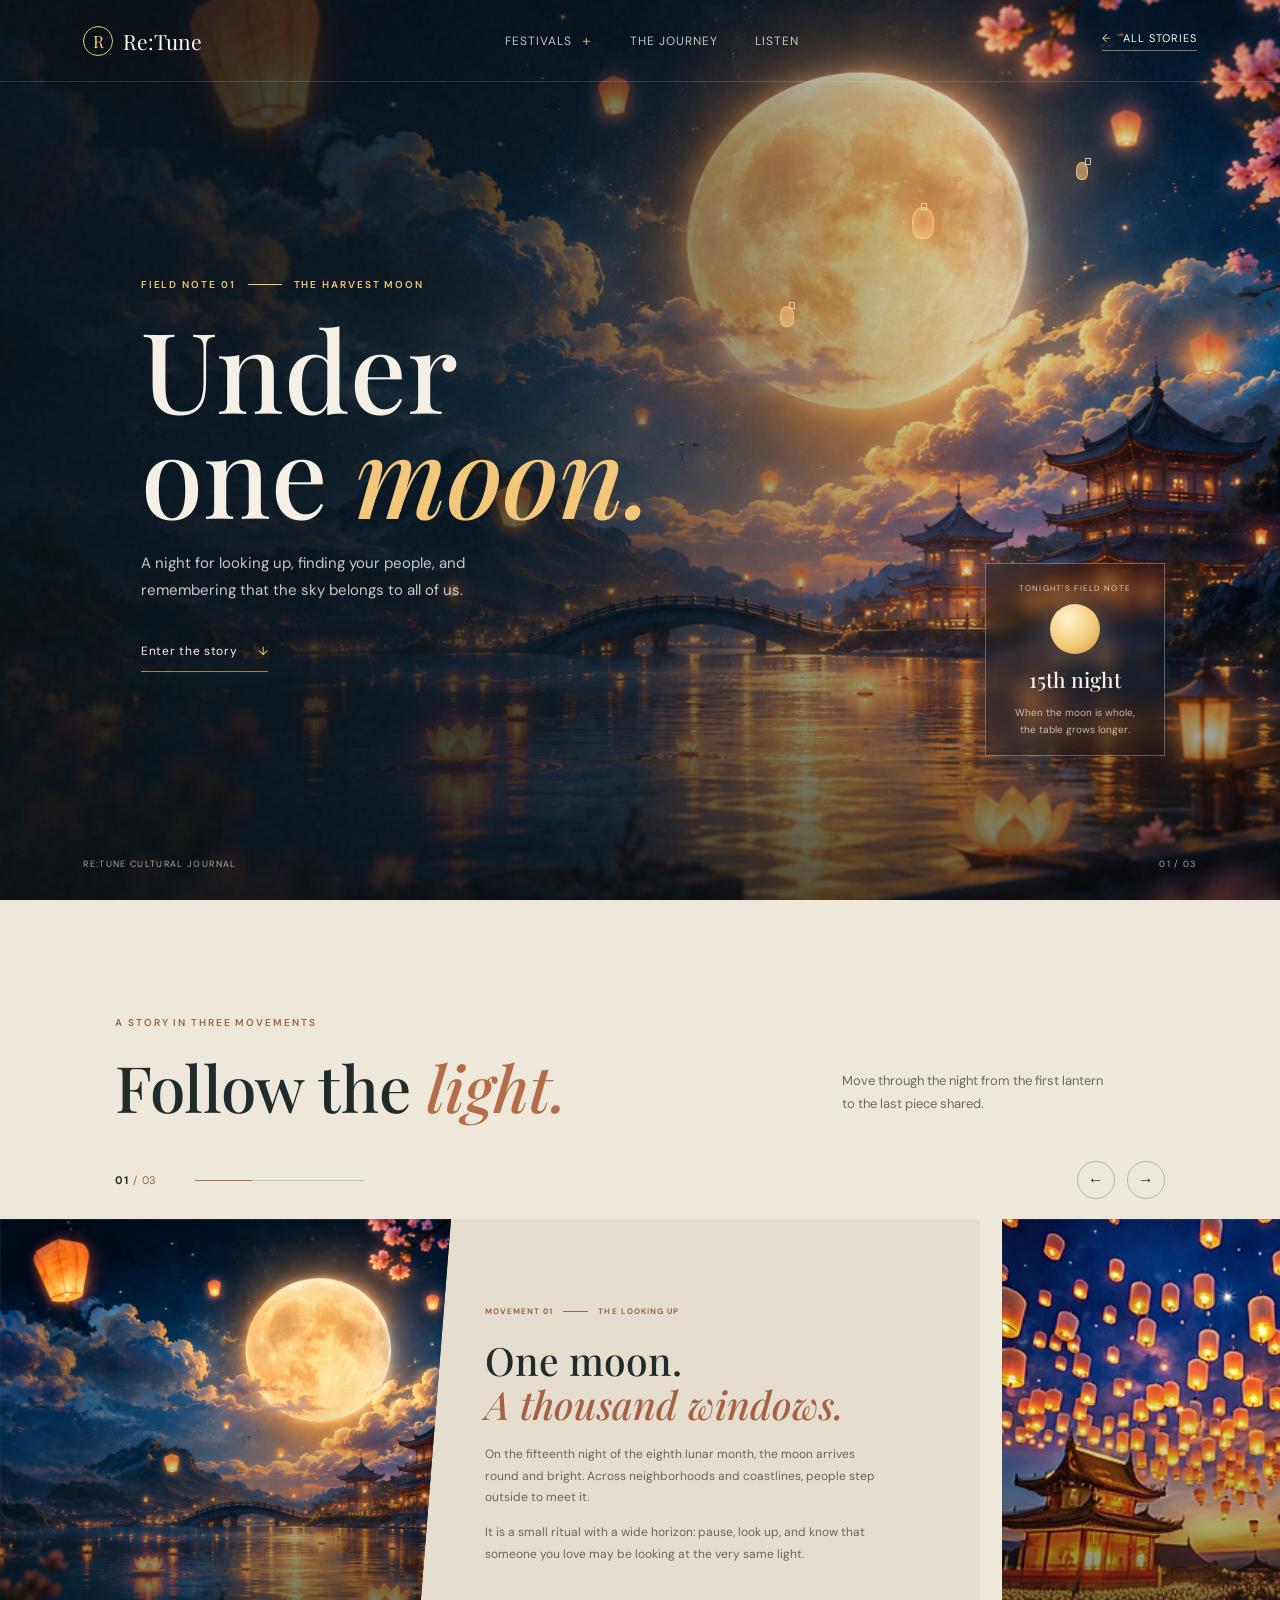
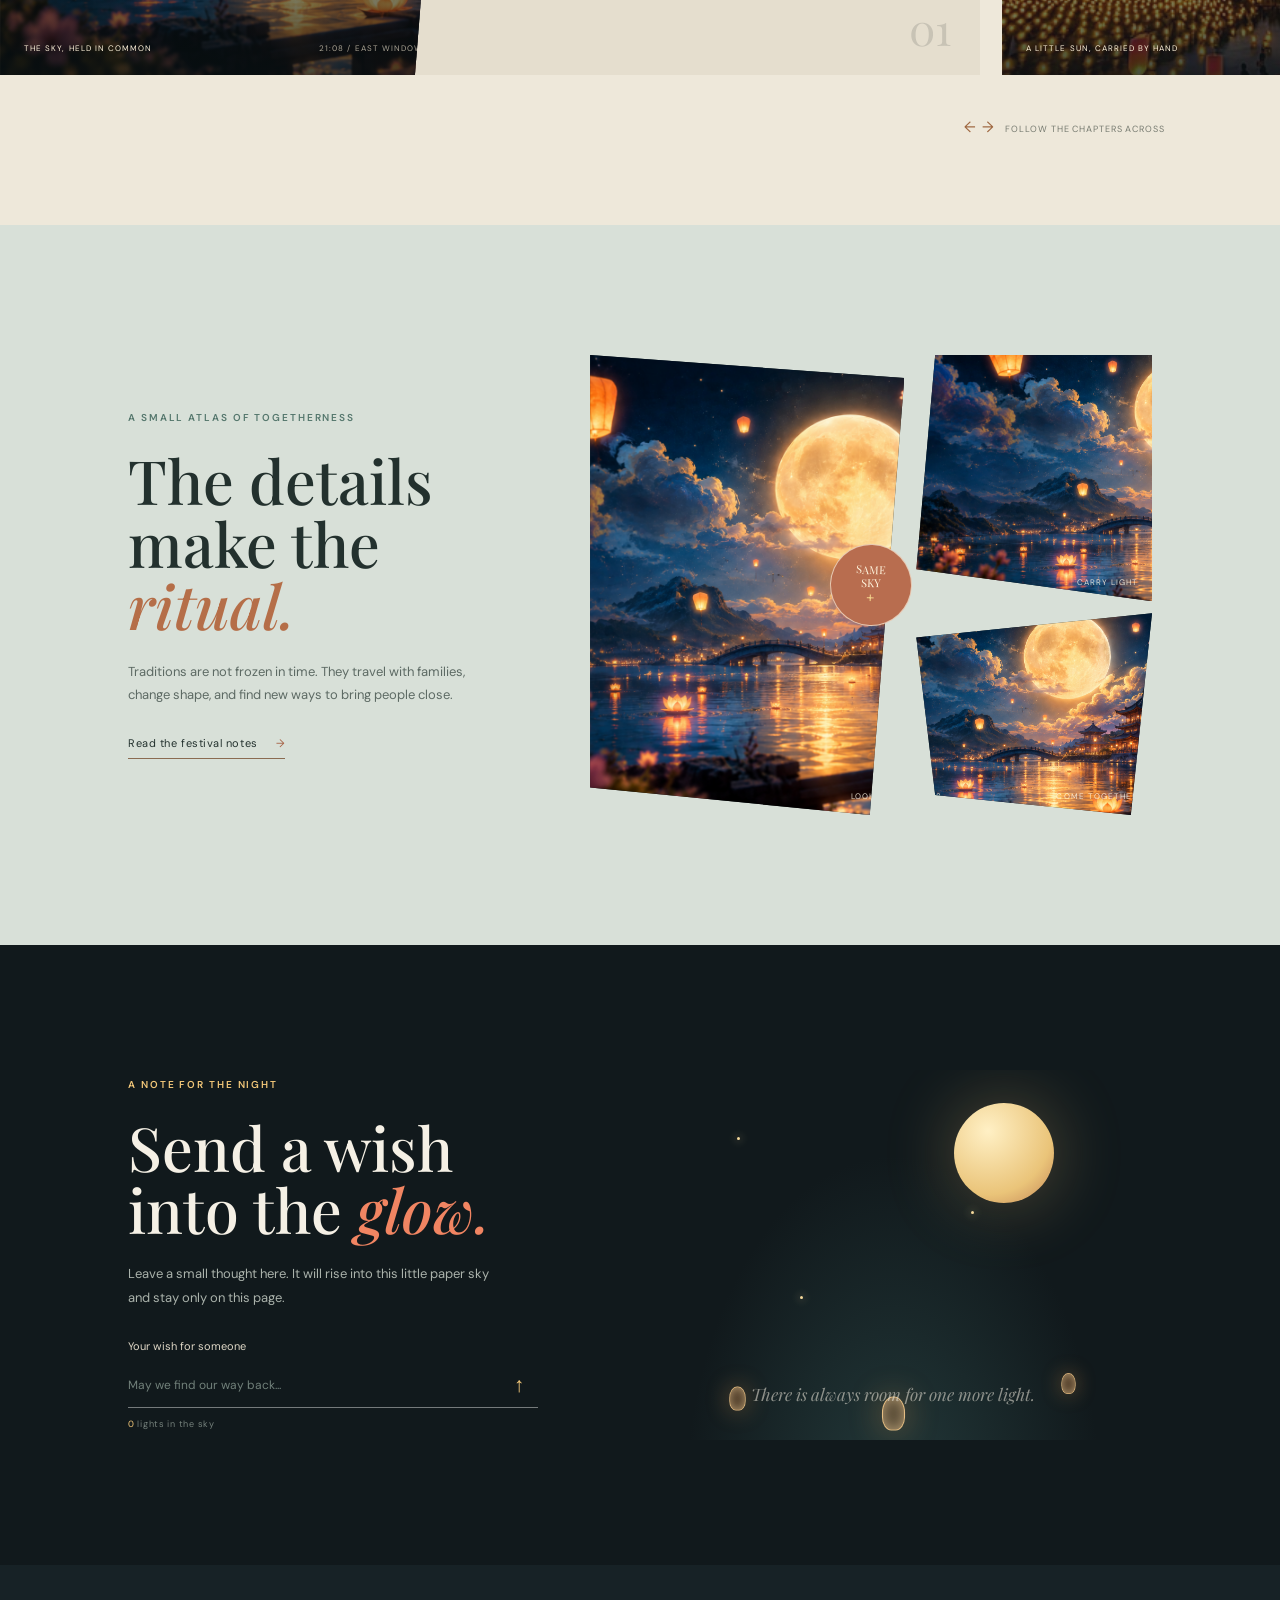
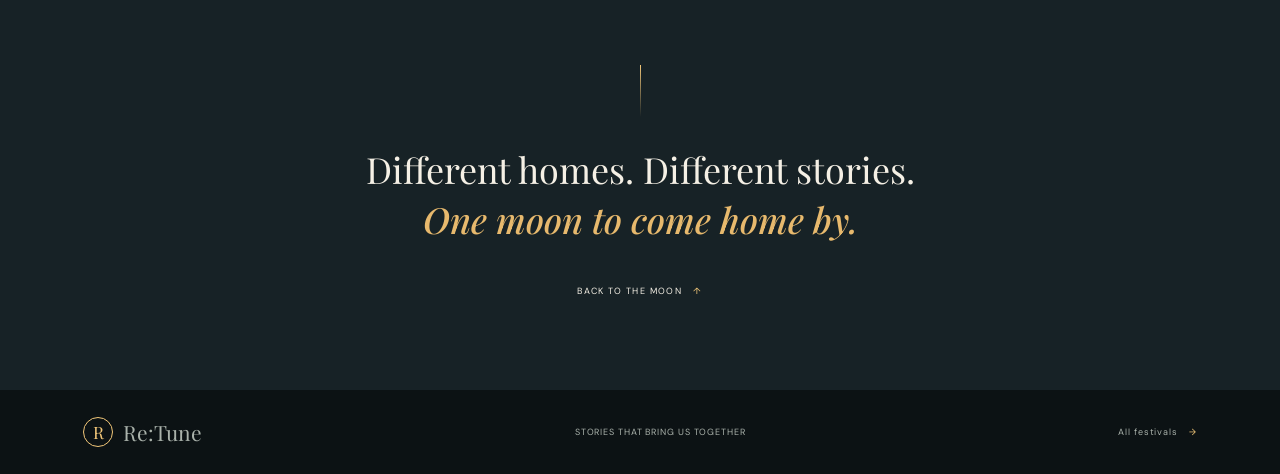
<file: mid-autumn.html>
<!DOCTYPE html>
<html lang="en">
<head>
    <meta charset="UTF-8">
    <meta name="viewport" content="width=device-width, initial-scale=1.0">
    <meta name="theme-color" content="#10171a">
    <meta name="description" content="Follow the Mid-Autumn Festival through moonlight, lanterns, mooncakes, and the people who make a home beneath the same sky.">
    <title>Under One Moon — Re:Tune</title>
    <link rel="preconnect" href="https://fonts.googleapis.com">
    <link rel="preconnect" href="https://fonts.gstatic.com" crossorigin>
    <link href="https://fonts.googleapis.com/css2?family=DM+Sans:wght@400;500;600;700&family=Playfair+Display:ital,wght@0,500;0,600;1,500;1,600&display=swap" rel="stylesheet">
    <link rel="stylesheet" href="mid-autumn.css">
</head>
<body class="moon-page">
    <header class="moon-nav">
        <a class="moon-brand" href="index.html#home" aria-label="Re:Tune home"><span class="brand-mark">R</span> Re:Tune</a>
        <nav class="moon-links" aria-label="Main navigation">
            <details class="moon-dropdown">
                <summary>Festivals <span aria-hidden="true">+</span></summary>
                <div class="moon-dropdown-menu">
                    <a href="mid-autumn.html" aria-current="page">Mid-Autumn Festival</a>
                    <a href="womens-day.html">Women's Day</a>
                    <a href="index.html#festival-teachers-day">Teacher's Day</a>
                </div>
            </details>
            <a href="#journey">The journey</a>
            <a href="index.html#schedule">Listen</a>
        </nav>
        <a class="nav-back" href="index.html#festivals"><span aria-hidden="true">&#8592;</span> All stories</a>
    </header>

    <main>
        <section class="moon-hero" id="top" aria-labelledby="hero-title">
            <img class="hero-art" src="assets/mid-autumn.png" alt="Lanterns floating above a moonlit lake beneath the full moon">
            <div class="hero-grain" aria-hidden="true"></div>
            <div class="hero-lantern hero-lantern--one" aria-hidden="true"></div>
            <div class="hero-lantern hero-lantern--two" aria-hidden="true"></div>
            <div class="hero-lantern hero-lantern--three" aria-hidden="true"></div>

            <div class="hero-copy">
                <p class="eyebrow reveal">FIELD NOTE 01 <span></span> THE HARVEST MOON</p>
                <h1 id="hero-title" class="reveal">Under<br>one <em>moon.</em></h1>
                <p class="hero-deck reveal">A night for looking up, finding your people, and remembering that the sky belongs to all of us.</p>
                <a class="hero-link reveal" href="#journey">Enter the story <span aria-hidden="true">&#8595;</span></a>
            </div>

            <aside class="moon-widget reveal" aria-label="Tonight's field note">
                <span class="moon-widget-label">TONIGHT'S FIELD NOTE</span>
                <span class="moon-orb" aria-hidden="true"></span>
                <strong>15th night</strong>
                <span>When the moon is whole,<br>the table grows longer.</span>
            </aside>

            <div class="hero-footnote"><span>RE:TUNE CULTURAL JOURNAL</span><span>01 / 03</span></div>
        </section>

        <section class="journey-section" id="journey" aria-labelledby="journey-title">
            <div class="section-head reveal">
                <div>
                    <p class="eyebrow eyebrow--ink">A STORY IN THREE MOVEMENTS</p>
                    <h2 id="journey-title">Follow the <em>light.</em></h2>
                </div>
                <p class="section-intro">Move through the night from the first lantern to the last piece shared.</p>
            </div>

            <div class="journey-controls" aria-label="Story controls">
                <span class="chapter-readout"><b id="chapter-current">01</b> <span>/ 03</span></span>
                <div class="journey-progress" role="progressbar" aria-label="Story progress" aria-valuemin="1" aria-valuemax="3" aria-valuenow="1"><span id="journey-progress-fill"></span></div>
                <button class="arrow-control" type="button" data-direction="-1" aria-label="Previous chapter">&#8592;</button>
                <button class="arrow-control" type="button" data-direction="1" aria-label="Next chapter">&#8594;</button>
            </div>

            <div class="story-track" id="storyTrack" tabindex="0" aria-label="Horizontal story chapters">
                <article class="story-panel reveal" data-chapter="01">
                    <div class="story-art story-art--sky">
                        <img src="assets/mid-autumn.png" alt="A full moon rises over water and distant rooftops" loading="lazy">
                        <span class="art-caption">THE SKY, HELD IN COMMON</span>
                        <span class="art-coordinate">21:08 / EAST WINDOW</span>
                    </div>
                    <div class="story-copy">
                        <span class="chapter-kicker">MOVEMENT 01 <i></i> THE LOOKING UP</span>
                        <h3>One moon.<br><em>A thousand windows.</em></h3>
                        <p>On the fifteenth night of the eighth lunar month, the moon arrives round and bright. Across neighborhoods and coastlines, people step outside to meet it.</p>
                        <p>It is a small ritual with a wide horizon: pause, look up, and know that someone you love may be looking at the very same light.</p>
                        <span class="chapter-mark">01</span>
                    </div>
                </article>

                <article class="story-panel reveal" data-chapter="02">
                    <div class="story-art story-art--lantern">
                        <img src="assets/lantern.png" alt="Warm lantern light reflected across a quiet lake" loading="lazy">
                        <span class="art-caption">A LITTLE SUN, CARRIED BY HAND</span>
                        <span class="art-coordinate">21:26 / RIVERSIDE WALK</span>
                    </div>
                    <div class="story-copy">
                        <span class="chapter-kicker">MOVEMENT 02 <i></i> THE CARRYING OF LIGHT</span>
                        <h3>Make a little<br><em>room for wonder.</em></h3>
                        <p>Paper lanterns turn an evening walk into a constellation at street level. Children lead the way; grandparents remember the shapes they carried long ago.</p>
                        <p>Every lantern is temporary. That is part of its beauty: light is something we hold for one another, then let travel on.</p>
                        <span class="chapter-mark">02</span>
                    </div>
                </article>

                <article class="story-panel reveal" data-chapter="03">
                    <div class="story-art story-art--water">
                        <img src="assets/mooncake.png" alt="Moonlight and floating lotus lanterns on the water" loading="lazy">
                        <span class="art-caption">THE TABLE IS NEVER FULL</span>
                        <span class="art-coordinate">22:14 / HOME, SOMEWHERE</span>
                    </div>
                    <div class="story-copy">
                        <span class="chapter-kicker">MOVEMENT 03 <i></i> THE SHARING</span>
                        <h3>Cut the circle.<br><em>Pass it around.</em></h3>
                        <p>A mooncake is made to be divided. Its careful pattern opens into smaller pieces, each one passed across a table where there is always space for one more.</p>
                        <p>Reunion is not only a place. It is an action: saving a seat, making a call, telling the old story one more time.</p>
                        <span class="chapter-mark">03</span>
                    </div>
                </article>
            </div>
            <p class="track-hint"><span aria-hidden="true">&#8592; &#8594;</span> Follow the chapters across</p>
        </section>

        <section class="together-section" aria-labelledby="together-title">
            <div class="together-copy reveal">
                <p class="eyebrow">A SMALL ATLAS OF TOGETHERNESS</p>
                <h2 id="together-title">The details<br>make the <em>ritual.</em></h2>
                <p>Traditions are not frozen in time. They travel with families, change shape, and find new ways to bring people close.</p>
                <a class="text-link" href="index.html#festival-mid-autumn">Read the festival notes <span aria-hidden="true">&#8594;</span></a>
            </div>
            <div class="image-atlas reveal" aria-label="Three details from a moonlit festival night">
                <figure class="atlas-piece atlas-piece--moon">
                    <img src="assets/mid-autumn.png" alt="Bright full moon framed by evening clouds" loading="lazy">
                    <figcaption>01 <span>LOOK UP</span></figcaption>
                </figure>
                <figure class="atlas-piece atlas-piece--lantern">
                    <img src="assets/mid-autumn.png" alt="Glowing orange lantern against the night sky" loading="lazy">
                    <figcaption>02 <span>CARRY LIGHT</span></figcaption>
                </figure>
                <figure class="atlas-piece atlas-piece--water">
                    <img src="assets/mid-autumn.png" alt="Lanterns and moonlight reflected on the water" loading="lazy">
                    <figcaption>03 <span>COME TOGETHER</span></figcaption>
                </figure>
                <span class="atlas-stamp" aria-hidden="true">SAME<br>SKY<br><b>+</b></span>
            </div>
        </section>

        <section class="wish-section" aria-labelledby="wish-title">
            <div class="wish-copy reveal">
                <p class="eyebrow">A NOTE FOR THE NIGHT</p>
                <h2 id="wish-title">Send a wish<br>into the <em>glow.</em></h2>
                <p>Leave a small thought here. It will rise into this little paper sky and stay only on this page.</p>
                <form class="wish-form" id="wishForm">
                    <label for="wishInput">Your wish for someone</label>
                    <div class="wish-input-row">
                        <input id="wishInput" name="wish" maxlength="72" placeholder="May we find our way back..." required>
                        <button type="submit" aria-label="Light this wish">&#8593;</button>
                    </div>
                    <span class="wish-count"><span id="wishCount">0</span> lights in the sky</span>
                </form>
            </div>
            <div class="wish-sky" id="wishSky" aria-live="polite" aria-label="Wishes rising into the sky">
                <span class="wish-moon" aria-hidden="true"></span>
                <span class="wish-star wish-star--one" aria-hidden="true"></span>
                <span class="wish-star wish-star--two" aria-hidden="true"></span>
                <span class="wish-star wish-star--three" aria-hidden="true"></span>
                <div class="wish-light wish-light--one" aria-hidden="true"></div>
                <div class="wish-light wish-light--two" aria-hidden="true"></div>
                <div class="wish-light wish-light--three" aria-hidden="true"></div>
                <p class="wish-empty" id="wishEmpty">There is always room for one more light.</p>
            </div>
        </section>

        <section class="closing-note reveal">
            <span class="closing-rule"></span>
            <p>Different homes. Different stories.<br><em>One moon to come home by.</em></p>
            <a href="#top" class="back-top">BACK TO THE MOON <span aria-hidden="true">&#8593;</span></a>
        </section>
    </main>

    <footer class="moon-footer">
        <a class="moon-brand" href="index.html#home"><span class="brand-mark">R</span> Re:Tune</a>
        <span>STORIES THAT BRING US TOGETHER</span>
        <a href="index.html#festivals">All festivals <span aria-hidden="true">&#8594;</span></a>
    </footer>

    <script src="mid-autumn.js"></script>
</body>
</html>
</file>
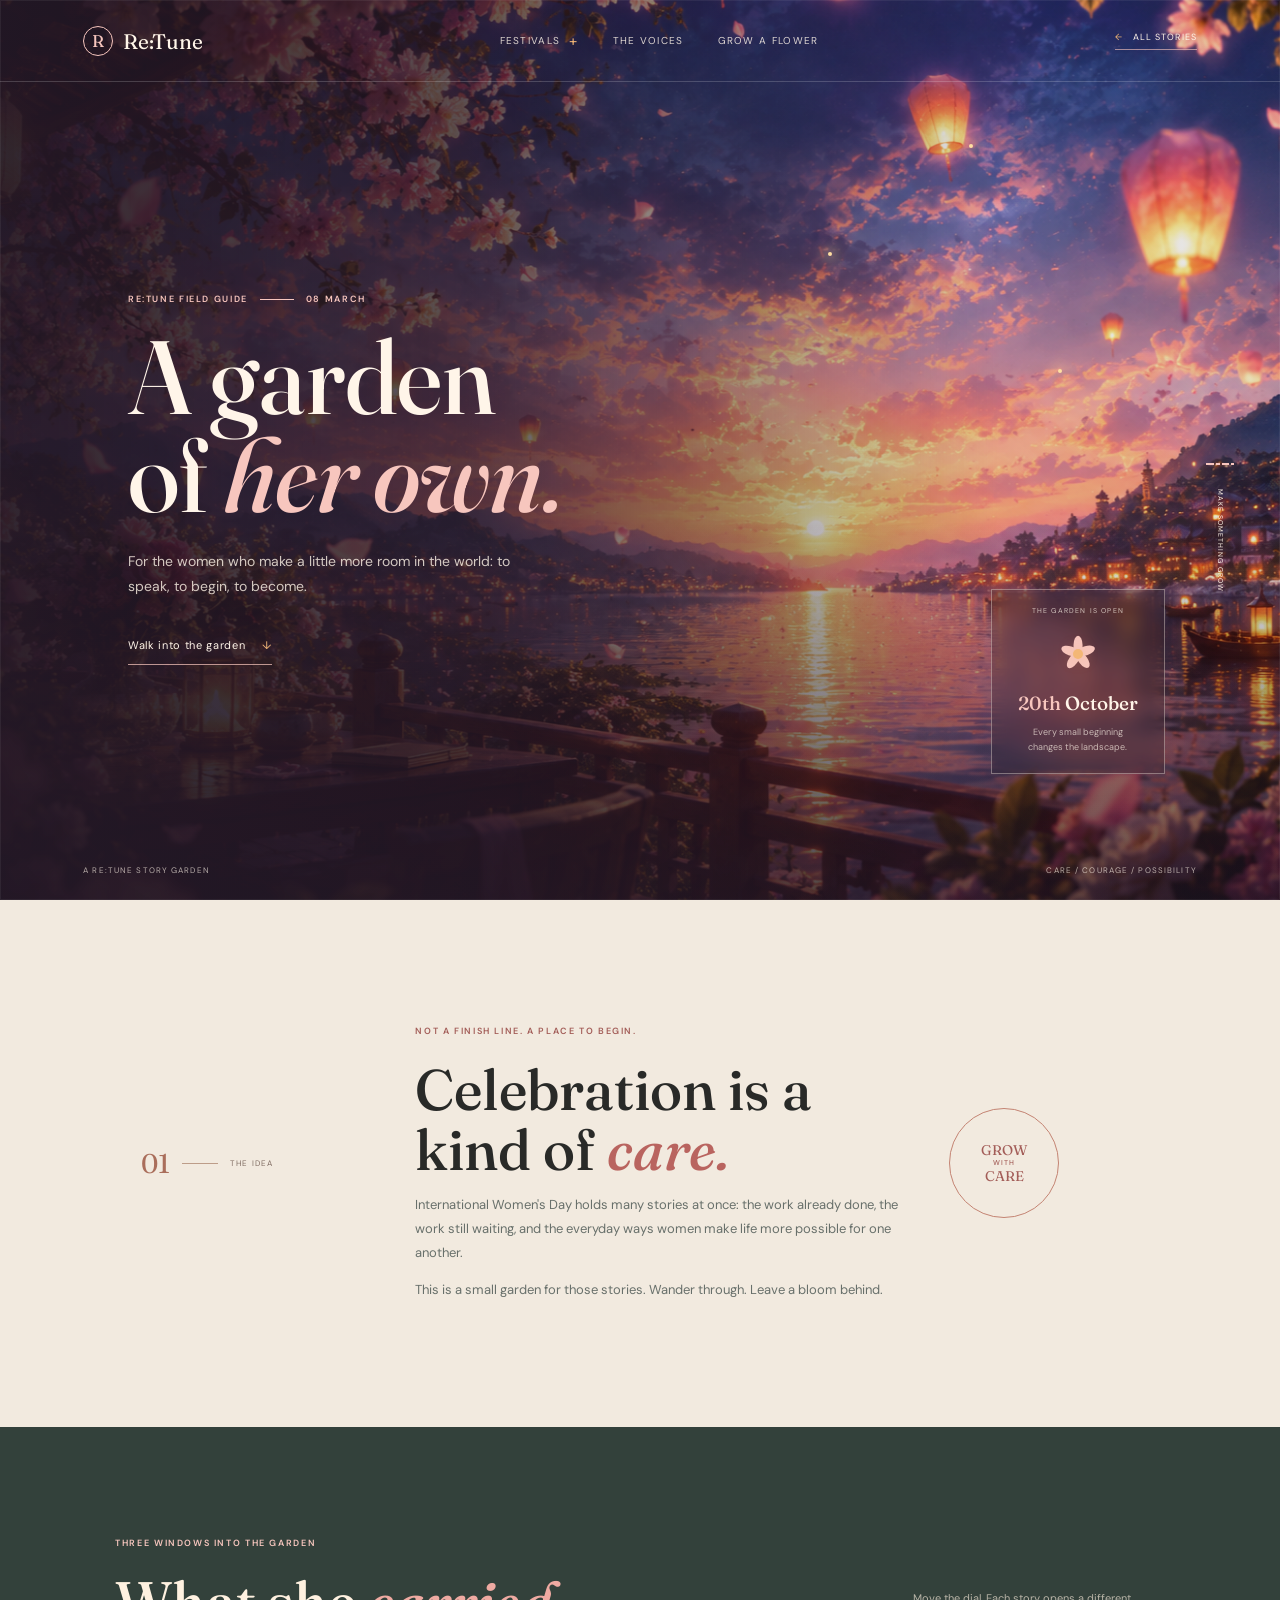
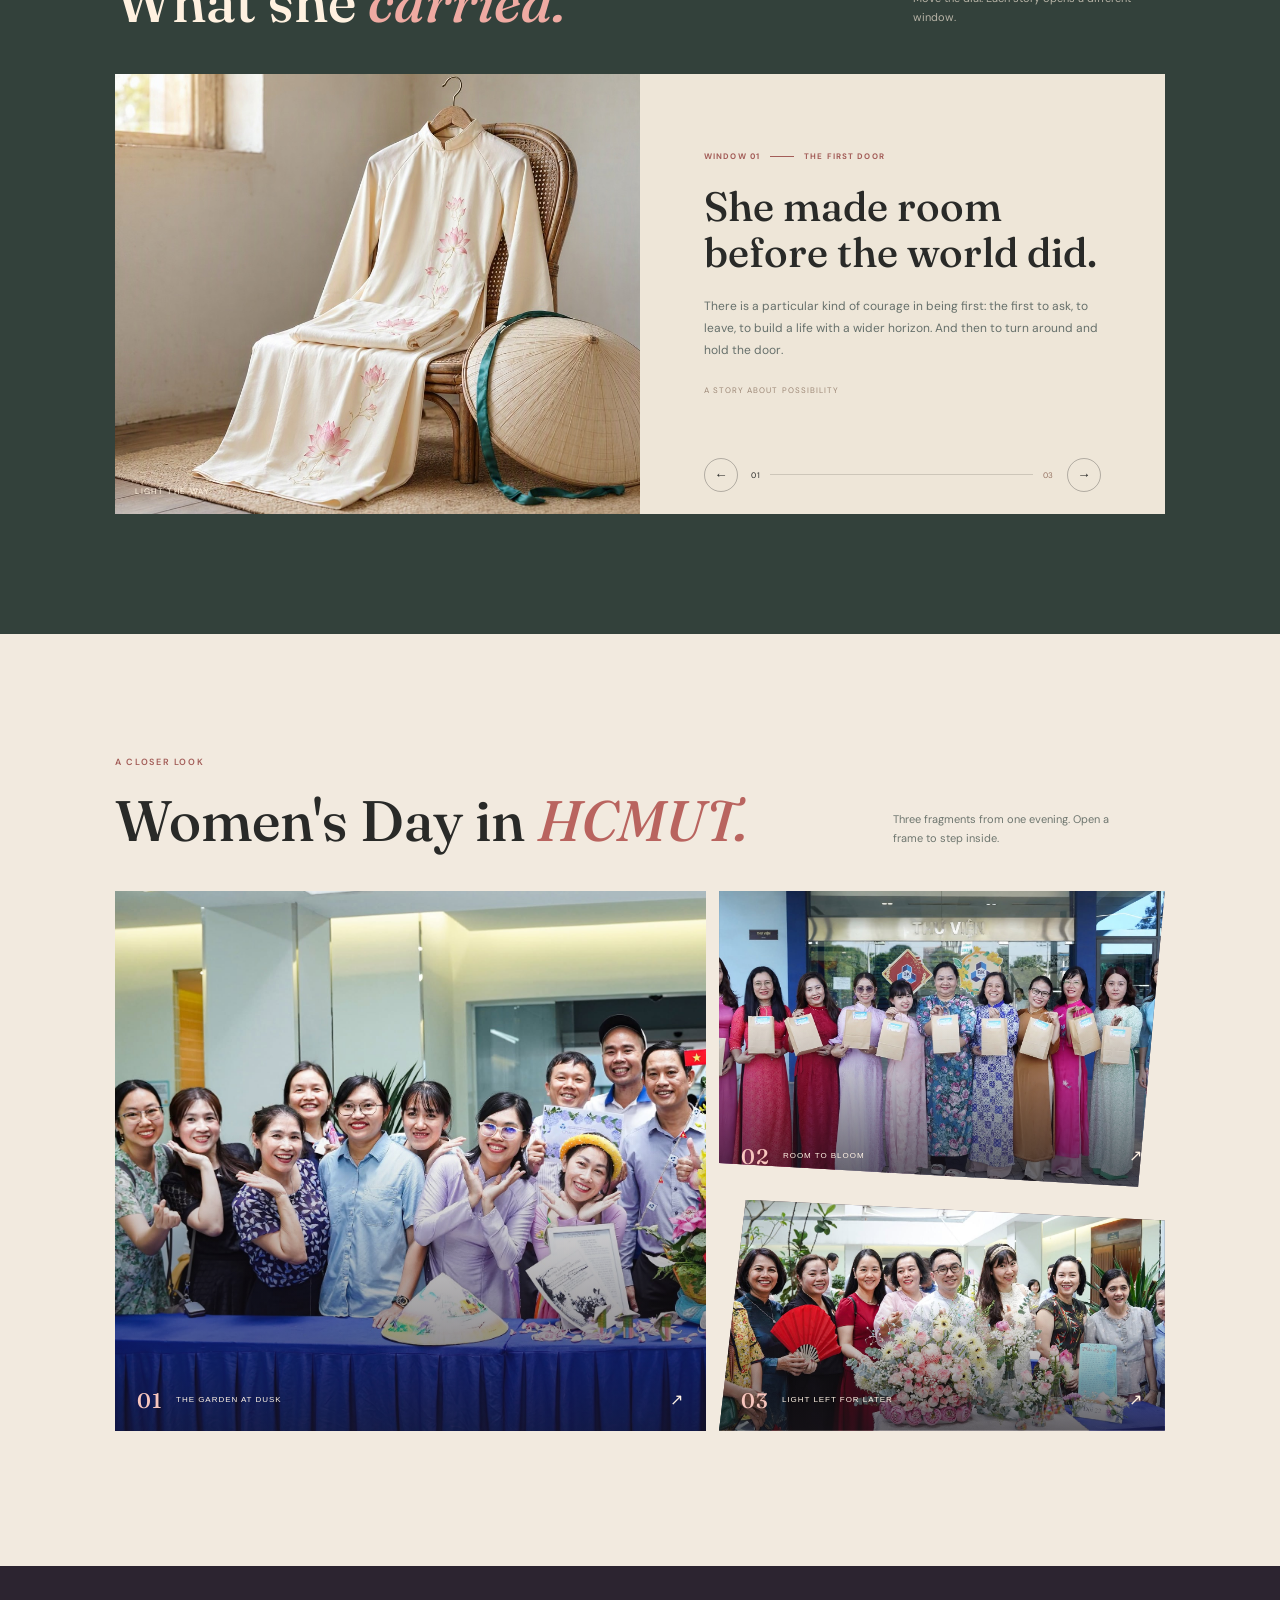
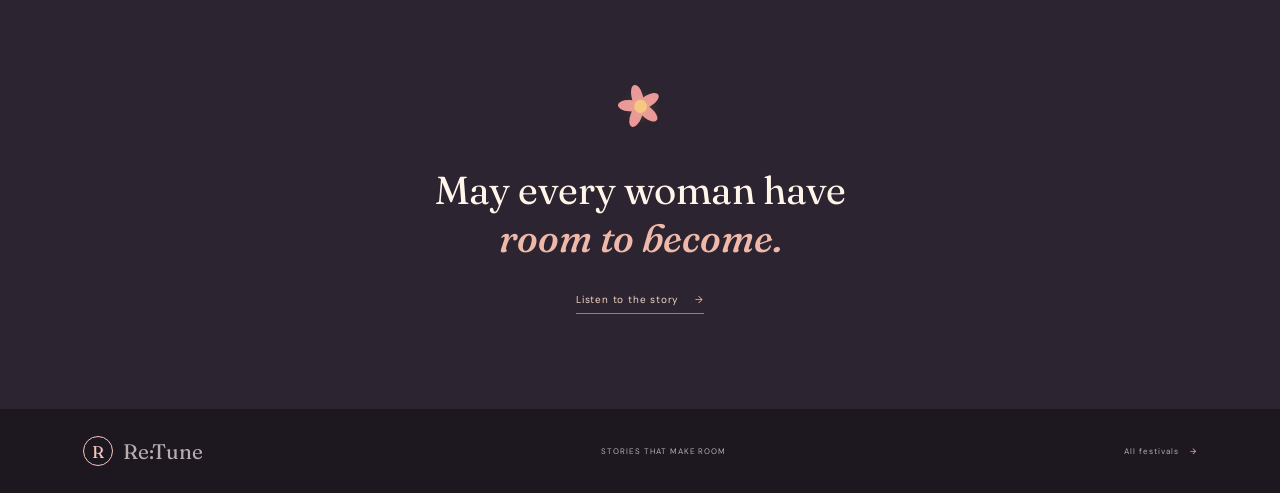
<file: womens-day.html>
<!DOCTYPE html>
<html lang="en">
<head>
    <meta charset="UTF-8">
    <meta name="viewport" content="width=device-width, initial-scale=1.0">
    <meta name="theme-color" content="#251c28">
    <meta name="description" content="A living garden of stories, courage, care, and possibility for International Women's Day.">
    <title>A Garden of Her Own — Re:Tune</title>
    <link rel="preconnect" href="https://fonts.googleapis.com">
    <link rel="preconnect" href="https://fonts.gstatic.com" crossorigin>
    <link href="https://fonts.googleapis.com/css2?family=DM+Sans:wght@400;500;600;700&family=Fraunces:ital,opsz,wght,SOFT,WONK@0,9..144,500,20,1;0,9..144,600,20,1;1,9..144,500,20,1&display=swap" rel="stylesheet">
    <link rel="stylesheet" href="womens-day.css">
</head>
<body class="women-page">
    <header class="women-nav">
        <a class="women-brand" href="index.html#home" aria-label="Re:Tune home"><span class="brand-mark">R</span> Re:Tune</a>
        <nav class="women-links" aria-label="Main navigation">
            <details class="women-dropdown">
                <summary>Festivals <span aria-hidden="true">+</span></summary>
                <div class="women-dropdown-menu">
                    <a href="mid-autumn.html">Mid-Autumn Festival</a>
                    <a href="womens-day.html" aria-current="page">Women's Day</a>
                    <a href="index.html#festival-teachers-day">Teacher's Day</a>
                </div>
            </details>
            <a href="#voices">The voices</a>
            <a href="#garden">Grow a flower</a>
        </nav>
        <a class="nav-return" href="index.html#festivals"><span aria-hidden="true">&#8592;</span> All stories</a>
    </header>

    <main>
        <section class="women-hero" id="top" aria-labelledby="women-title">
            <img class="women-hero-image" src="assets/womens-day.png" alt="Cherry blossoms and warm lanterns over a town at sunset">
            <div class="hero-wash" aria-hidden="true"></div>
            <div class="petal-field" id="petalField" aria-hidden="true"></div>
            <div class="hero-spark hero-spark--one" aria-hidden="true"></div>
            <div class="hero-spark hero-spark--two" aria-hidden="true"></div>
            <div class="hero-spark hero-spark--three" aria-hidden="true"></div>

            <div class="women-hero-copy">
                <p class="women-eyebrow reveal">RE:TUNE FIELD GUIDE <span></span> 08 MARCH</p>
                <h1 id="women-title" class="reveal">A garden<br>of <em>her own.</em></h1>
                <p class="women-deck reveal">For the women who make a little more room in the world: to speak, to begin, to become.</p>
                <a class="garden-entry reveal" href="#voices">Walk into the garden <span aria-hidden="true">&#8595;</span></a>
            </div>

            <aside class="bloom-widget reveal" aria-label="Garden activity">
                <span class="widget-kicker">THE GARDEN IS OPEN</span>
                <span class="widget-flower" aria-hidden="true"><i></i><i></i><i></i><i></i><i></i><b></b></span>
                <strong><span id="bloomCount">20th</span> October</strong>
                <span>Every small beginning<br>changes the landscape.</span>
            </aside>

            <div class="hero-meta"><span>A RE:TUNE STORY GARDEN</span><span>CARE / COURAGE / POSSIBILITY</span></div>
            <a class="sound-toggle" id="soundToggle" href="#garden" aria-label="Jump to the interactive garden"><span class="sound-bars" aria-hidden="true"><i></i><i></i><i></i><i></i></span><span>MAKE SOMETHING GROW</span></a>
        </section>

        <section class="garden-intro" aria-labelledby="intro-title">
            <div class="intro-index reveal"><span>01</span><i></i><span>THE IDEA</span></div>
            <div class="intro-copy reveal">
                <p class="women-eyebrow women-eyebrow--ink">NOT A FINISH LINE. A PLACE TO BEGIN.</p>
                <h2 id="intro-title">Celebration is a kind of <em>care.</em></h2>
                <p>International Women's Day holds many stories at once: the work already done, the work still waiting, and the everyday ways women make life more possible for one another.</p>
                <p>This is a small garden for those stories. Wander through. Leave a bloom behind.</p>
            </div>
            <div class="intro-stamp reveal" aria-hidden="true"><span>GROW</span><b>WITH</b><span>CARE</span></div>
        </section>

        <section class="voices-section" id="voices" aria-labelledby="voices-title">
            <div class="voices-top reveal">
                <div>
                    <p class="women-eyebrow">THREE WINDOWS INTO THE GARDEN</p>
                    <h2 id="voices-title">What she <em>carried.</em></h2>
                </div>
                <p class="voices-aside">Move the dial. Each story opens a different window.</p>
            </div>

            <div class="voice-slider reveal">
                <div class="voice-image-stack" aria-hidden="true">
                    <img class="voice-image voice-image--active" src="assets/womens-day-1.png" alt="" data-image="0">
                    <img class="voice-image" src="assets/womens-day-2.png" alt="" data-image="1">
                    <img class="voice-image" src="assets/womens-day-3.png" alt="" data-image="2">
                    <span class="voice-image-note" id="voiceImageNote">LIGHT THE WAY</span>
                </div>

                <div class="voice-story" aria-live="polite">
                    <div class="voice-slide is-active" data-slide="0">
                        <span class="story-overline">WINDOW 01 <i></i> THE FIRST DOOR</span>
                        <h3>She made room<br>before the world did.</h3>
                        <p>There is a particular kind of courage in being first: the first to ask, to leave, to build a life with a wider horizon. And then to turn around and hold the door.</p>
                        <span class="story-coordinate">A STORY ABOUT POSSIBILITY</span>
                    </div>
                    <div class="voice-slide" data-slide="1" hidden>
                        <span class="story-overline">WINDOW 02 <i></i> THE QUIET PRACTICE</span>
                        <h3>Care is not small.<br>It is how we <em>begin.</em></h3>
                        <p>Some legacies arrive without a grand entrance. A meal remembered. A hand on a shoulder. The patience to teach a skill, then the generosity to let someone make it their own.</p>
                        <span class="story-coordinate">A STORY ABOUT EVERYDAY BRAVERY</span>
                    </div>
                    <div class="voice-slide" data-slide="2" hidden>
                        <span class="story-overline">WINDOW 03 <i></i> THE UNFINISHED MAP</span>
                        <h3>She left a map<br>with blank spaces.</h3>
                        <p>Progress is not a completed picture. It is a map passed forward with room to redraw the borders, name new destinations, and choose another way through.</p>
                        <span class="story-coordinate">A STORY ABOUT WHAT COMES NEXT</span>
                    </div>

                    <div class="slider-controls">
                        <button class="voice-arrow" type="button" data-step="-1" aria-label="Previous story">&#8592;</button>
                        <label class="slider-label" for="voiceSlider"><span id="voiceCurrent">01</span><span class="slider-rule"><i id="sliderProgress"></i></span><span>03</span></label>
                        <input id="voiceSlider" type="range" min="0" max="2" value="0" step="1" aria-label="Choose a story">
                        <button class="voice-arrow" type="button" data-step="1" aria-label="Next story">&#8594;</button>
                    </div>
                </div>
            </div>
        </section>

        <section class="petal-gallery" id="gallery" aria-labelledby="gallery-title">
            <div class="gallery-heading reveal">
                <div>
                    <p class="women-eyebrow women-eyebrow--ink">A CLOSER LOOK</p>
                    <h2 id="gallery-title">Women's Day in <em>HCMUT.</em></h2>
                </div>
                <p>Three fragments from one evening. Open a frame to step inside.</p>
            </div>
            <div class="gallery-grid">
                <button class="gallery-frame gallery-frame--wide reveal" type="button" data-gallery="0" aria-label="Open the lantern garden photograph">
                    <img src="assets/womens-day-7.png" alt="Cherry branches, lanterns and a glowing evening sky" loading="lazy">
                    <span class="frame-caption"><b>01</b><span>THE GARDEN AT DUSK</span><i aria-hidden="true">&#8599;</i></span>
                    <span class="frame-bloom" aria-hidden="true"><i></i><i></i><i></i><i></i><i></i><b></b></span>
                </button>
                <button class="gallery-frame gallery-frame--tall reveal" type="button" data-gallery="1" aria-label="Open the blossom canopy photograph">
                    <img src="assets/womens-day-5.png" alt="A canopy of flowering branches lit by lanterns" loading="lazy">
                    <span class="frame-caption"><b>02</b><span>ROOM TO BLOOM</span><i aria-hidden="true">&#8599;</i></span>
                    <span class="frame-bloom" aria-hidden="true"><i></i><i></i><i></i><i></i><i></i><b></b></span>
                </button>
                <button class="gallery-frame gallery-frame--low reveal" type="button" data-gallery="2" aria-label="Open the flowers and lights photograph">
                    <img src="assets/womens-day-6.png" alt="Petals and lights reflected in a riverside town" loading="lazy">
                    <span class="frame-caption"><b>03</b><span>LIGHT LEFT FOR LATER</span><i aria-hidden="true">&#8599;</i></span>
                    <span class="frame-bloom" aria-hidden="true"><i></i><i></i><i></i><i></i><i></i><b></b></span>
                </button>
            </div>
            <dialog class="gallery-dialog" id="galleryDialog" aria-label="Expanded garden photograph">
                <button class="dialog-close" type="button" aria-label="Close photograph">&#215;</button>
                <img id="galleryLargeImage" src="assets/womens-day.png" alt="">
                <p id="galleryCaption"></p>
            </dialog>
        </section>

        <section class="closing-bloom reveal">
            <span class="closing-flower" aria-hidden="true"><i></i><i></i><i></i><i></i><i></i><b></b></span>
            <p>May every woman have<br><em>room to become.</em></p>
            <a href="index.html#schedule">Listen to the story <span aria-hidden="true">&#8594;</span></a>
        </section>
    </main>

    <footer class="women-footer">
        <a class="women-brand" href="index.html#home"><span class="brand-mark">R</span> Re:Tune</a>
        <span>STORIES THAT MAKE ROOM</span>
        <a href="index.html#festivals">All festivals <span aria-hidden="true">&#8594;</span></a>
    </footer>

    <script src="womens-day.js"></script>
</body>
</html>
</file>
<file: mid-autumn.css>
:root {
    color-scheme: dark;
    --night: #10171a;
    --deep: #172226;
    --paper: #eee8da;
    --ink: #202b2b;
    --muted: #9ba5a0;
    --gold: #f2c779;
    --coral: #f18562;
    --serif: "Playfair Display", Georgia, serif;
    --sans: "DM Sans", sans-serif;
}

* {
    box-sizing: border-box;
}

html {
    scroll-behavior: smooth;
    background: var(--night);
}

body.moon-page {
    margin: 0;
    overflow-x: hidden;
    background: var(--night);
    color: #f5f0e5;
    font-family: var(--sans);
    font-size: 16px;
}

.moon-page a {
    color: inherit;
    text-decoration: none;
}

.moon-nav {
    position: absolute;
    inset: 0 0 auto;
    z-index: 20;
    display: flex;
    align-items: center;
    justify-content: space-between;
    min-height: 82px;
    padding: 0 6.5%;
    border-bottom: 1px solid rgba(255,255,255,0.15);
    color: #fffaf0;
}

.moon-brand {
    display: inline-flex;
    align-items: center;
    gap: 10px;
    font-family: var(--serif);
    font-size: 21px;
}

.brand-mark {
    display: grid;
    width: 30px;
    aspect-ratio: 1;
    place-items: center;
    border: 1px solid var(--gold);
    border-radius: 50%;
    color: var(--gold);
    font-family: var(--serif);
    font-size: 17px;
}

.moon-links {
    display: flex;
    align-items: center;
    gap: 38px;
    font-size: 12px;
    letter-spacing: 0.08em;
    text-transform: uppercase;
}

.moon-links > a,
.moon-dropdown > summary {
    opacity: 0.76;
    transition: opacity 180ms ease;
}

.moon-links > a:hover,
.moon-dropdown[open] > summary,
.moon-dropdown > summary:hover {
    opacity: 1;
}

.moon-dropdown {
    position: relative;
}

.moon-dropdown > summary {
    display: flex;
    align-items: center;
    gap: 10px;
    cursor: pointer;
    list-style: none;
}

.moon-dropdown > summary::-webkit-details-marker {
    display: none;
}

.moon-dropdown > summary span {
    color: var(--gold);
    font-size: 16px;
}

.moon-dropdown-menu {
    position: absolute;
    top: calc(100% + 18px);
    left: -18px;
    display: grid;
    min-width: 220px;
    padding: 8px;
    border: 1px solid rgba(255,255,255,0.14);
    background: rgba(16,23,26,0.96);
    opacity: 0;
    transform: translateY(-6px);
    transition: opacity 180ms ease, transform 180ms ease;
    pointer-events: none;
}

.moon-dropdown[open] .moon-dropdown-menu {
    opacity: 1;
    transform: translateY(0);
    pointer-events: auto;
}

.moon-dropdown-menu a {
    padding: 13px 12px;
    font-size: 11px;
    letter-spacing: 0.04em;
    text-transform: none;
}

.moon-dropdown-menu a:hover,
.moon-dropdown-menu a[aria-current="page"] {
    background: rgba(242,199,121,0.1);
    color: var(--gold);
}

.nav-back {
    padding-bottom: 5px;
    border-bottom: 1px solid rgba(242,199,121,0.55);
    color: #f4e5c7;
    font-size: 11px;
    letter-spacing: 0.08em;
    text-transform: uppercase;
}

.nav-back span {
    margin-right: 7px;
    color: var(--gold);
}

.moon-hero {
    position: relative;
    display: flex;
    min-height: 760px;
    height: 100svh;
    align-items: center;
    overflow: hidden;
    isolation: isolate;
    background: #10191e;
}

.hero-art {
    position: absolute;
    z-index: -3;
    inset: -4% -2% auto;
    width: 104%;
    height: 112%;
    object-fit: cover;
    object-position: center 47%;
    transform: scale(1.06) translate3d(var(--pointer-x, 0px), var(--hero-y, 0px), 0);
    will-change: transform;
}

.moon-hero::before {
    position: absolute;
    z-index: -2;
    inset: 0;
    background: linear-gradient(90deg, rgba(9,17,22,0.91) 0%, rgba(9,17,22,0.69) 38%, rgba(9,17,22,0.16) 75%), linear-gradient(0deg, rgba(8,15,18,0.57), transparent 36%);
    content: "";
}

.hero-grain {
    position: absolute;
    z-index: -1;
    inset: 0;
    background-image: url("data:image/svg+xml,%3Csvg viewBox='0 0 180 180' xmlns='http://www.w3.org/2000/svg'%3E%3Cfilter id='n'%3E%3CfeTurbulence type='fractalNoise' baseFrequency='.8' numOctaves='3' stitchTiles='stitch'/%3E%3C/filter%3E%3Crect width='100%25' height='100%25' filter='url(%23n)' opacity='.18'/%3E%3C/svg%3E");
    opacity: 0.15;
    pointer-events: none;
}

.hero-copy {
    width: min(720px, 60%);
    margin: 50px 0 0 11%;
}

.eyebrow {
    display: flex;
    align-items: center;
    gap: 12px;
    margin: 0 0 25px;
    color: var(--gold);
    font-size: 10px;
    font-weight: 600;
    letter-spacing: 0.19em;
    text-transform: uppercase;
}

.eyebrow span {
    width: 34px;
    height: 1px;
    background: currentColor;
}

.hero-copy h1 {
    margin: 0;
    font-family: var(--serif);
    font-size: 112px;
    font-weight: 500;
    line-height: 0.93;
}

.hero-copy h1 em,
.section-head h2 em,
.story-copy h3 em,
.together-copy h2 em,
.wish-copy h2 em,
.closing-note em {
    color: var(--gold);
    font-weight: 500;
}

.hero-deck {
    max-width: 390px;
    margin: 25px 0 27px;
    color: rgba(255,250,240,0.78);
    font-size: 15px;
    line-height: 1.8;
}

.hero-link {
    display: inline-flex;
    align-items: center;
    gap: 20px;
    padding: 12px 0;
    border-bottom: 1px solid rgba(242,199,121,0.62);
    color: #fff4dc;
    font-size: 12px;
    letter-spacing: 0.06em;
    transition: gap 180ms ease;
}

.hero-link:hover {
    gap: 29px;
}

.hero-link span {
    color: var(--gold);
}

.moon-widget {
    position: absolute;
    right: 9%;
    bottom: 16%;
    display: grid;
    justify-items: center;
    gap: 11px;
    width: 180px;
    padding: 19px 14px 17px;
    border: 1px solid rgba(255,255,255,0.3);
    background: rgba(18,28,32,0.24);
    backdrop-filter: blur(8px);
    text-align: center;
}

.moon-widget-label {
    color: rgba(255,250,240,0.75);
    font-size: 8px;
    letter-spacing: 0.16em;
}

.moon-orb {
    width: 50px;
    aspect-ratio: 1;
    border-radius: 50%;
    background: radial-gradient(circle at 36% 30%, #fff3cd, #f4ca78 57%, #ce8c49 100%);
    box-shadow: 0 0 36px rgba(242,199,121,0.38);
    animation: moon-breathe 5s ease-in-out infinite;
}

.moon-widget strong {
    font-family: var(--serif);
    font-size: 21px;
    font-weight: 500;
}

.moon-widget > span:last-child {
    color: rgba(255,250,240,0.68);
    font-size: 10px;
    line-height: 1.7;
}

.hero-footnote {
    position: absolute;
    right: 6.5%;
    bottom: 30px;
    left: 6.5%;
    display: flex;
    justify-content: space-between;
    color: rgba(255,250,240,0.64);
    font-size: 9px;
    letter-spacing: 0.15em;
}

.hero-lantern {
    position: absolute;
    width: 22px;
    height: 32px;
    border: 1px solid rgba(255,209,131,0.85);
    border-radius: 46% 46% 38% 38%;
    background: rgba(248,156,77,0.37);
    box-shadow: 0 0 28px rgba(255,166,73,0.66), inset 0 0 13px rgba(255,218,153,0.62);
    animation: lantern-rise 12s ease-in-out infinite;
}

.hero-lantern::after {
    position: absolute;
    top: -5px;
    left: 8px;
    width: 4px;
    height: 5px;
    border: 1px solid rgba(255,220,159,0.8);
    content: "";
}

.hero-lantern--one {
    top: 23%;
    right: 27%;
}

.hero-lantern--two {
    top: 34%;
    right: 38%;
    width: 14px;
    height: 21px;
    animation-delay: -4s;
}

.hero-lantern--three {
    top: 18%;
    right: 15%;
    width: 12px;
    height: 18px;
    animation-delay: -8s;
}

.journey-section {
    padding: 116px 0 88px;
    overflow: hidden;
    background: var(--paper);
    color: var(--ink);
}

.section-head {
    display: flex;
    align-items: end;
    justify-content: space-between;
    gap: 35px;
    padding: 0 9% 42px;
}

.eyebrow--ink {
    color: #9d653d;
}

.section-head h2,
.together-copy h2,
.wish-copy h2 {
    margin: 0;
    font-family: var(--serif);
    font-size: 64px;
    font-weight: 500;
    line-height: 1.02;
}

.section-head h2 em {
    color: #b36d48;
}

.section-intro {
    max-width: 270px;
    margin: 0 5% 4px 0;
    color: #636c66;
    font-size: 13px;
    line-height: 1.75;
}

.journey-controls {
    display: flex;
    align-items: center;
    gap: 12px;
    padding: 0 9% 20px;
}

.chapter-readout {
    min-width: 68px;
    color: #9d653d;
    font-size: 11px;
    letter-spacing: 0.08em;
}

.chapter-readout b {
    color: var(--ink);
}

.journey-progress {
    width: min(170px, 22vw);
    height: 1px;
    margin-right: auto;
    background: rgba(32,43,43,0.2);
}

.journey-progress span {
    display: block;
    width: 0;
    height: 100%;
    background: #b56e48;
    transition: width 250ms ease;
}

.arrow-control {
    display: grid;
    width: 38px;
    height: 38px;
    place-items: center;
    border: 1px solid rgba(32,43,43,0.28);
    border-radius: 50%;
    background: transparent;
    color: var(--ink);
    cursor: pointer;
    font-size: 16px;
    transition: background 180ms ease, color 180ms ease, transform 180ms ease;
}

.arrow-control:hover {
    transform: translateY(-2px);
    background: var(--ink);
    color: var(--paper);
}

.story-track {
    display: flex;
    gap: 22px;
    overflow-x: auto;
    padding: 0 9% 24px;
    scroll-behavior: smooth;
    scroll-snap-type: x mandatory;
    scrollbar-color: rgba(32,43,43,0.42) transparent;
    scrollbar-width: thin;
}

.story-track:focus-visible {
    outline: 2px solid #b56e48;
    outline-offset: -3px;
}

.story-panel {
    display: grid;
    flex: 0 0 min(980px, 82vw);
    min-height: 430px;
    grid-template-columns: 0.92fr 1.08fr;
    scroll-snap-align: start;
    background: #e5dece;
}

.story-art {
    position: relative;
    min-height: 430px;
    overflow: hidden;
    background: #263437;
    clip-path: polygon(0 0, 100% 0, 92% 100%, 0 100%);
}

.story-art::after {
    position: absolute;
    inset: 40% 0 0;
    background: linear-gradient(0deg, rgba(10,19,22,0.75), transparent);
    content: "";
}

.story-art img,
.atlas-piece img {
    width: 100%;
    height: 100%;
    object-fit: cover;
    transition: transform 900ms cubic-bezier(0.2,0.7,0.2,1);
}

.story-panel:hover .story-art img,
.atlas-piece:hover img {
    transform: scale(1.07);
}

.story-art--sky img {
    object-position: 50% 35%;
}

.story-art--lantern img {
    object-position: 8% 17%;
    transform: scale(1.18);
}

.story-art--water img {
    object-position: 78% 80%;
    transform: scale(1.15);
}

.art-caption,
.art-coordinate {
    position: absolute;
    z-index: 1;
    bottom: 22px;
    color: #fff4dc;
    font-size: 8px;
    letter-spacing: 0.13em;
}

.art-caption {
    left: 24px;
}

.art-coordinate {
    right: 28px;
    opacity: 0.65;
}

.story-copy {
    position: relative;
    display: flex;
    flex-direction: column;
    justify-content: center;
    padding: 50px 48px 60px 34px;
}

.chapter-kicker {
    display: flex;
    align-items: center;
    gap: 10px;
    color: #9d653d;
    font-size: 8px;
    font-weight: 700;
    letter-spacing: 0.13em;
}

.chapter-kicker i {
    width: 25px;
    height: 1px;
    background: currentColor;
}

.story-copy h3 {
    margin: 22px 0 18px;
    font-family: var(--serif);
    font-size: 39px;
    font-weight: 500;
    line-height: 1.13;
}

.story-copy h3 em {
    color: #a66043;
}

.story-copy p {
    max-width: 390px;
    margin: 0 0 13px;
    color: #606960;
    font-size: 12px;
    line-height: 1.8;
}

.chapter-mark {
    position: absolute;
    right: 29px;
    bottom: 18px;
    color: rgba(32,43,43,0.15);
    font-family: var(--serif);
    font-size: 44px;
}

.track-hint {
    margin: 18px 9% 0;
    color: #777b71;
    font-size: 9px;
    letter-spacing: 0.1em;
    text-align: right;
    text-transform: uppercase;
}

.track-hint span {
    margin-right: 8px;
    color: #9d653d;
    font-size: 15px;
}

.together-section {
    display: grid;
    min-height: 720px;
    grid-template-columns: 0.82fr 1.18fr;
    align-items: center;
    gap: 7%;
    padding: 120px 10%;
    background: #d8e0d8;
    color: #23312e;
}

.together-copy {
    max-width: 420px;
}

.together-copy .eyebrow {
    color: #55776d;
}

.together-copy h2,
.wish-copy h2 {
    font-size: 61px;
}

.together-copy h2 em {
    color: #b56e48;
}

.together-copy > p:not(.eyebrow) {
    max-width: 350px;
    margin: 24px 0;
    color: #5d6a64;
    font-size: 13px;
    line-height: 1.8;
}

.text-link {
    display: inline-flex;
    gap: 18px;
    padding: 0 0 8px;
    border-bottom: 1px solid #8a6b51;
    color: #40574e;
    font-size: 11px;
    letter-spacing: 0.05em;
}

.text-link span {
    color: #a66043;
    transition: transform 180ms ease;
}

.text-link:hover span {
    transform: translateX(5px);
}

.image-atlas {
    position: relative;
    display: grid;
    height: 460px;
    grid-template-columns: 1fr 0.75fr;
    grid-template-rows: 1fr 0.82fr;
    gap: 12px;
    transform: rotate(-2deg);
}

.atlas-piece {
    position: relative;
    min-width: 0;
    margin: 0;
    overflow: hidden;
    background: #182628;
}

.atlas-piece--moon {
    grid-row: span 2;
    clip-path: polygon(0 0, 100% 5%, 89% 100%, 0 94%);
}

.atlas-piece--moon img {
    object-position: 48% center;
}

.atlas-piece--lantern {
    clip-path: polygon(8% 0, 100% 0, 100% 100%, 0 87%);
}

.atlas-piece--lantern img {
    object-position: 0 8%;
    transform: scale(1.3);
}

.atlas-piece--water {
    clip-path: polygon(0 12%, 100% 0, 91% 100%, 8% 90%);
}

.atlas-piece--water img {
    object-position: 74% 86%;
    transform: scale(1.35);
}

.atlas-piece figcaption {
    position: absolute;
    right: 14px;
    bottom: 14px;
    left: 14px;
    display: flex;
    justify-content: space-between;
    color: rgba(255,248,230,0.83);
    font-size: 8px;
    letter-spacing: 0.13em;
}

.atlas-stamp {
    position: absolute;
    z-index: 2;
    top: 50%;
    left: 50%;
    display: grid;
    width: 82px;
    aspect-ratio: 1;
    place-content: center;
    border: 1px solid rgba(255,248,230,0.66);
    border-radius: 50%;
    background: #b86d4f;
    color: #fff4dd;
    font-family: var(--serif);
    font-size: 11px;
    line-height: 1.12;
    text-align: center;
    transform: translate(-50%,-50%) rotate(2deg);
}

.atlas-stamp b {
    color: #f1ce88;
    font-family: var(--sans);
    font-size: 15px;
    font-weight: 400;
}

.wish-section {
    display: grid;
    min-height: 620px;
    grid-template-columns: 0.9fr 1.1fr;
    align-items: center;
    gap: 8%;
    padding: 105px 10%;
    overflow: hidden;
    background: #11191c;
}

.wish-copy {
    position: relative;
    z-index: 2;
}

.wish-copy h2 em {
    color: var(--coral);
}

.wish-copy > p:not(.eyebrow) {
    max-width: 370px;
    margin: 22px 0 30px;
    color: #aab2ab;
    font-size: 13px;
    line-height: 1.8;
}

.wish-form label {
    display: block;
    margin-bottom: 10px;
    color: #dfd7c6;
    font-size: 11px;
}

.wish-input-row {
    display: flex;
    max-width: 410px;
    border-bottom: 1px solid rgba(255,255,255,0.42);
}

.wish-input-row input {
    width: 100%;
    min-width: 0;
    padding: 14px 0;
    border: 0;
    outline: 0;
    background: transparent;
    color: #fff8e9;
    font: 12px var(--sans);
}

.wish-input-row input::placeholder {
    color: #71807a;
}

.wish-input-row:focus-within {
    border-color: var(--gold);
}

.wish-input-row button {
    display: grid;
    flex: 0 0 38px;
    place-items: center;
    border: 0;
    background: transparent;
    color: var(--gold);
    cursor: pointer;
    font-size: 21px;
    transition: transform 180ms ease;
}

.wish-input-row button:hover {
    transform: translateY(-3px);
}

.wish-count {
    display: inline-block;
    margin-top: 10px;
    color: #75817c;
    font-size: 9px;
    letter-spacing: 0.08em;
}

.wish-count span {
    color: var(--gold);
}

.wish-sky {
    position: relative;
    min-height: 370px;
    overflow: hidden;
    background: radial-gradient(ellipse at 50% 120%, rgba(52,87,86,0.53), transparent 57%);
}

.wish-moon {
    position: absolute;
    top: 9%;
    right: 19%;
    width: 100px;
    aspect-ratio: 1;
    border-radius: 50%;
    background: radial-gradient(circle at 34% 28%, #fff0c5, #eac479 65%, #c18153);
    box-shadow: 0 0 70px rgba(242,199,121,0.3);
    animation: moon-breathe 6s ease-in-out infinite;
}

.wish-star {
    position: absolute;
    width: 3px;
    height: 3px;
    border-radius: 50%;
    background: #f5d99c;
    box-shadow: 0 0 9px #f5d99c;
    animation: star-twinkle 2.8s ease-in-out infinite;
}

.wish-star--one { top: 18%; left: 20%; }
.wish-star--two { top: 38%; left: 65%; animation-delay: -1.1s; }
.wish-star--three { top: 61%; left: 32%; animation-delay: -2s; }

.wish-light {
    position: absolute;
    bottom: 7%;
    width: 21px;
    height: 31px;
    border: 1px solid rgba(255,211,145,0.85);
    border-radius: 48% 48% 40% 40%;
    background: rgba(244,148,68,0.27);
    box-shadow: 0 0 30px rgba(255,165,78,0.38), inset 0 0 12px rgba(255,221,165,0.55);
    animation: lantern-drift 8s ease-in-out infinite;
}

.wish-light--one { left: 18%; transform: scale(0.78); }
.wish-light--two { left: 48%; bottom: 3%; transform: scale(1.1); animation-delay: -3s; }
.wish-light--three { right: 14%; bottom: 11%; transform: scale(0.68); animation-delay: -5s; }

.wish-empty {
    position: absolute;
    right: 4%;
    bottom: 5%;
    left: 4%;
    color: rgba(236,232,218,0.55);
    font-family: var(--serif);
    font-size: 17px;
    font-style: italic;
    text-align: center;
}

.wish-note {
    position: absolute;
    z-index: 2;
    max-width: 145px;
    padding: 10px 12px;
    border: 1px solid rgba(255,231,188,0.36);
    background: rgba(242,199,121,0.1);
    color: #fff2d5;
    font-family: var(--serif);
    font-size: 12px;
    line-height: 1.4;
    animation: wish-rise 5s ease-out forwards;
}

.closing-note {
    display: grid;
    justify-items: center;
    padding: 100px 20px 93px;
    background: #172226;
    text-align: center;
}

.closing-rule {
    width: 1px;
    height: 52px;
    margin-bottom: 27px;
    background: linear-gradient(var(--gold), transparent);
}

.closing-note p {
    margin: 0;
    font-family: var(--serif);
    font-size: 36px;
    line-height: 1.4;
}

.closing-note em {
    color: #e7b96d;
}

.back-top {
    margin-top: 40px;
    color: #aeb8b1;
    font-size: 9px;
    letter-spacing: 0.15em;
}

.back-top span {
    margin-left: 8px;
    color: var(--gold);
}

.moon-footer {
    display: flex;
    min-height: 84px;
    align-items: center;
    justify-content: space-between;
    padding: 0 6.5%;
    background: #0c1214;
    color: #aab2ab;
}

.moon-footer > span,
.moon-footer > a:last-child {
    font-size: 9px;
    letter-spacing: 0.1em;
}

.moon-footer > a:last-child span {
    margin-left: 8px;
    color: var(--gold);
}

.reveal {
    opacity: 0;
    transform: translateY(24px);
    transition: opacity 750ms ease, transform 750ms cubic-bezier(0.2,0.7,0.2,1);
}

.reveal.is-visible {
    opacity: 1;
    transform: translateY(0);
}

.story-panel:nth-child(2) { transition-delay: 90ms; }
.story-panel:nth-child(3) { transition-delay: 180ms; }

@keyframes lantern-rise {
    0%, 100% { transform: translate3d(0,0,0) rotate(-3deg); }
    50% { transform: translate3d(0,-28px,0) rotate(4deg); }
}

@keyframes lantern-drift {
    0%, 100% { margin-bottom: 0; filter: brightness(0.8); }
    50% { margin-bottom: 18px; filter: brightness(1.25); }
}

@keyframes moon-breathe {
    0%, 100% { box-shadow: 0 0 30px rgba(242,199,121,0.28); }
    50% { box-shadow: 0 0 52px rgba(242,199,121,0.48); }
}

@keyframes star-twinkle {
    0%, 100% { opacity: 0.35; transform: scale(0.7); }
    50% { opacity: 1; transform: scale(1.35); }
}

@keyframes wish-rise {
    0% { opacity: 0; transform: translateY(45px) rotate(-3deg) scale(0.8); }
    15% { opacity: 1; }
    100% { opacity: 0; transform: translateY(-250px) rotate(3deg) scale(1); }
}

@media (max-width: 900px) {
    .moon-nav { padding: 0 5%; }
    .moon-links { gap: 22px; }
    .hero-copy { margin-left: 8%; }
    .hero-copy h1 { font-size: 82px; }
    .moon-widget { right: 6%; bottom: 12%; }
    .section-head { padding-right: 7%; padding-left: 7%; }
    .journey-controls { padding-right: 7%; padding-left: 7%; }
    .story-track { padding-right: 7%; padding-left: 7%; }
    .story-panel { flex-basis: 88vw; }
    .together-section { gap: 5%; padding-right: 7%; padding-left: 7%; }
    .image-atlas { height: 400px; }
    .wish-section { padding-right: 7%; padding-left: 7%; }
}

@media (max-width: 640px) {
    .moon-nav { min-height: 70px; }
    .moon-brand { font-size: 18px; }
    .moon-links { gap: 14px; font-size: 9px; }
    .moon-links > a:last-child { display: none; }
    .nav-back { font-size: 8px; }
    .moon-dropdown-menu { left: auto; right: -24px; min-width: 190px; }
    .moon-hero { min-height: 720px; height: 100svh; align-items: flex-start; }
    .hero-art { inset: 0 -58% auto; width: 180%; height: 100%; object-position: 55% center; }
    .moon-hero::before { background: linear-gradient(90deg, rgba(9,17,22,0.82), rgba(9,17,22,0.35)), linear-gradient(0deg, rgba(8,15,18,0.65), transparent 60%); }
    .hero-copy { width: 86%; margin: 185px 0 0 7%; }
    .hero-copy h1 { font-size: 62px; }
    .hero-deck { max-width: 310px; font-size: 13px; }
    .moon-widget { right: 7%; bottom: 11%; width: 142px; padding: 13px 9px; }
    .moon-orb { width: 38px; }
    .moon-widget strong { font-size: 18px; }
    .moon-widget > span:last-child { font-size: 9px; }
    .hero-lantern--one { right: 24%; top: 28%; }
    .hero-lantern--two { right: 14%; top: 42%; }
    .hero-lantern--three { right: 46%; top: 19%; }
    .hero-footnote { right: 7%; left: 7%; font-size: 7px; }
    .journey-section { padding: 82px 0 65px; }
    .section-head { display: block; padding: 0 7% 28px; }
    .section-head h2,
    .together-copy h2,
    .wish-copy h2 { font-size: 47px; }
    .section-intro { margin: 14px 0 0; }
    .journey-controls { padding: 0 7% 16px; }
    .story-track { gap: 13px; padding: 0 7% 18px; }
    .story-panel { display: flex; flex: 0 0 86vw; flex-direction: column; }
    .story-art { min-height: 245px; height: 245px; clip-path: polygon(0 0,100% 0,96% 100%,0 94%); }
    .story-copy { min-height: 320px; padding: 29px 25px 48px; }
    .story-copy h3 { font-size: 32px; }
    .story-copy p { font-size: 11px; }
    .art-caption { left: 16px; }
    .art-coordinate { right: 16px; }
    .track-hint { margin-right: 7%; font-size: 8px; }
    .together-section { display: block; min-height: auto; padding: 88px 7% 83px; }
    .together-copy { margin-bottom: 44px; }
    .image-atlas { height: 330px; margin: 0 4px; }
    .atlas-stamp { width: 68px; font-size: 9px; }
    .atlas-piece figcaption { right: 9px; bottom: 10px; left: 9px; font-size: 7px; }
    .wish-section { display: block; padding: 85px 7% 50px; }
    .wish-copy { margin-bottom: 30px; }
    .wish-sky { min-height: 300px; }
    .wish-moon { width: 72px; }
    .closing-note { padding: 75px 18px; }
    .closing-note p { font-size: 27px; }
    .moon-footer { min-height: 105px; flex-wrap: wrap; gap: 12px; padding: 20px 7%; }
    .moon-footer > span { order: 3; width: 100%; }
}

@media (prefers-reduced-motion: reduce) {
    *,
    *::before,
    *::after {
        scroll-behavior: auto !important;
        animation-duration: 0.01ms !important;
        animation-iteration-count: 1 !important;
        transition-duration: 0.01ms !important;
    }

    .reveal { opacity: 1; transform: none; }
}
</file>
<file: womens-day.css>
:root {
    color-scheme: dark;
    --plum: #261d28;
    --plum-soft: #362838;
    --rose: #ed9c9c;
    --petal: #f7c6be;
    --apricot: #f3b776;
    --moss: #667963;
    --paper: #f2eadf;
    --ink: #292a28;
    --serif: "Fraunces", Georgia, serif;
    --sans: "DM Sans", sans-serif;
}

* { box-sizing: border-box; }

html {
    scroll-behavior: smooth;
    background: var(--plum);
}

body.women-page {
    margin: 0;
    overflow-x: hidden;
    background: var(--plum);
    color: #fff5e9;
    font-family: var(--sans);
    font-size: 16px;
}

.women-page a { color: inherit; text-decoration: none; }

.women-nav {
    position: absolute;
    inset: 0 0 auto;
    z-index: 30;
    display: flex;
    min-height: 82px;
    align-items: center;
    justify-content: space-between;
    padding: 0 6.5%;
    border-bottom: 1px solid rgba(255,255,255,0.18);
}

.women-brand {
    display: inline-flex;
    align-items: center;
    gap: 10px;
    font-family: var(--serif);
    font-size: 21px;
}

.brand-mark {
    display: grid;
    width: 30px;
    aspect-ratio: 1;
    place-items: center;
    border: 1px solid var(--petal);
    border-radius: 50%;
    color: var(--petal);
    font-family: var(--serif);
    font-size: 17px;
}

.women-links {
    display: flex;
    align-items: center;
    gap: 34px;
    color: rgba(255,245,233,0.84);
    font-size: 10px;
    letter-spacing: 0.13em;
    text-transform: uppercase;
}

.women-links > a,
.women-dropdown > summary { transition: color 180ms ease; }
.women-links > a:hover,
.women-dropdown[open] > summary,
.women-dropdown > summary:hover { color: var(--petal); }

.women-dropdown { position: relative; }
.women-dropdown > summary {
    display: flex;
    align-items: center;
    gap: 9px;
    cursor: pointer;
    list-style: none;
}
.women-dropdown > summary::-webkit-details-marker { display: none; }
.women-dropdown > summary span { color: var(--apricot); font-size: 15px; }

.women-dropdown-menu {
    position: absolute;
    top: calc(100% + 20px);
    left: -18px;
    display: grid;
    min-width: 215px;
    padding: 7px;
    border: 1px solid rgba(255,255,255,0.15);
    background: rgba(38,29,40,0.97);
    opacity: 0;
    pointer-events: none;
    transform: translateY(-6px);
    transition: opacity 180ms ease, transform 180ms ease;
}
.women-dropdown[open] .women-dropdown-menu { opacity: 1; pointer-events: auto; transform: translateY(0); }
.women-dropdown-menu a { padding: 12px; text-transform: none; letter-spacing: 0.03em; }
.women-dropdown-menu a:hover,
.women-dropdown-menu a[aria-current="page"] { background: rgba(237,156,156,0.12); color: var(--petal); }

.nav-return {
    padding-bottom: 6px;
    border-bottom: 1px solid rgba(247,198,190,0.62);
    color: #fff0dc;
    font-size: 9px;
    letter-spacing: 0.12em;
    text-transform: uppercase;
}
.nav-return span { margin-right: 7px; color: var(--apricot); }

.women-hero {
    position: relative;
    display: flex;
    min-height: 760px;
    height: 100svh;
    align-items: center;
    overflow: hidden;
    isolation: isolate;
    background: #473345;
}

.women-hero-image {
    position: absolute;
    z-index: -3;
    inset: -3%;
    width: 106%;
    height: 106%;
    object-fit: cover;
    object-position: center 52%;
    transform: scale(1.04) translate3d(var(--hero-x, 0px), var(--hero-y, 0px), 0);
    will-change: transform;
}

.hero-wash {
    position: absolute;
    z-index: -2;
    inset: 0;
    background: linear-gradient(90deg, rgba(35,24,38,0.94), rgba(35,24,38,0.74) 36%, rgba(35,24,38,0.1) 78%), linear-gradient(0deg, rgba(35,24,38,0.7), transparent 42%);
}

.women-hero::after {
    position: absolute;
    z-index: -1;
    inset: 0;
    border: 1px solid rgba(255,255,255,0.06);
    content: "";
    pointer-events: none;
}

.women-hero-copy { width: min(690px, 62%); margin: 58px 0 0 10%; }

.women-eyebrow {
    display: flex;
    align-items: center;
    gap: 12px;
    margin: 0 0 23px;
    color: var(--petal);
    font-size: 9px;
    font-weight: 600;
    letter-spacing: 0.18em;
    text-transform: uppercase;
}
.women-eyebrow > span { width: 34px; height: 1px; background: currentColor; }

.women-hero h1 {
    margin: 0;
    font-family: var(--serif);
    font-size: 104px;
    font-weight: 500;
    line-height: 0.94;
    letter-spacing: 0;
}
.women-hero h1 em,
.garden-intro h2 em,
.voices-top h2 em,
.voice-slide h3 em,
.gallery-heading h2 em,
.grow-copy h2 em,
.closing-bloom p em { color: var(--petal); font-weight: 500; }

.women-deck {
    max-width: 390px;
    margin: 25px 0 27px;
    color: rgba(255,245,233,0.8);
    font-size: 14px;
    line-height: 1.8;
}

.garden-entry {
    display: inline-flex;
    align-items: center;
    gap: 17px;
    padding: 12px 0;
    border-bottom: 1px solid rgba(247,198,190,0.72);
    color: #fff0dc;
    font-size: 11px;
    letter-spacing: 0.06em;
    transition: gap 200ms ease;
}
.garden-entry:hover { gap: 27px; }
.garden-entry span { color: var(--apricot); }

.bloom-widget {
    position: absolute;
    right: 9%;
    bottom: 14%;
    display: grid;
    width: 174px;
    justify-items: center;
    gap: 10px;
    padding: 16px 12px 18px;
    border: 1px solid rgba(255,245,233,0.37);
    background: rgba(38,29,40,0.25);
    backdrop-filter: blur(9px);
    text-align: center;
}
.widget-kicker { color: rgba(255,245,233,0.74); font-size: 7px; letter-spacing: 0.17em; }
.bloom-widget strong { font-family: var(--serif); font-size: 19px; font-weight: 500; }
.bloom-widget strong span { color: var(--petal); }
.bloom-widget > span:last-child { color: rgba(255,245,233,0.68); font-size: 9px; line-height: 1.65; }

.widget-flower,
.frame-bloom,
.closing-flower {
    position: relative;
    display: block;
    width: 56px;
    aspect-ratio: 1;
}
.widget-flower i,
.frame-bloom i,
.closing-flower i {
    position: absolute;
    top: 8%;
    left: 39%;
    width: 22%;
    height: 44%;
    border-radius: 60% 60% 45% 45%;
    background: var(--petal);
    transform: rotate(var(--petal-angle)) scale(0.75);
    transform-origin: 50% 95%;
    transition: transform 650ms cubic-bezier(0.18,0.8,0.25,1), background 400ms ease;
}
.widget-flower i:nth-child(1), .frame-bloom i:nth-child(1), .closing-flower i:nth-child(1) { --petal-angle: 0deg; }
.widget-flower i:nth-child(2), .frame-bloom i:nth-child(2), .closing-flower i:nth-child(2) { --petal-angle: 72deg; }
.widget-flower i:nth-child(3), .frame-bloom i:nth-child(3), .closing-flower i:nth-child(3) { --petal-angle: 144deg; }
.widget-flower i:nth-child(4), .frame-bloom i:nth-child(4), .closing-flower i:nth-child(4) { --petal-angle: 216deg; }
.widget-flower i:nth-child(5), .frame-bloom i:nth-child(5), .closing-flower i:nth-child(5) { --petal-angle: 288deg; }
.widget-flower b,
.frame-bloom b,
.closing-flower b {
    position: absolute;
    top: 42%;
    left: 42%;
    width: 18%;
    aspect-ratio: 1;
    border-radius: 50%;
    background: var(--apricot);
    box-shadow: 0 0 14px rgba(243,183,118,0.55);
}
.bloom-widget:hover .widget-flower i { transform: rotate(var(--petal-angle)) scale(1); }

.hero-meta {
    position: absolute;
    right: 6.5%;
    bottom: 25px;
    left: 6.5%;
    display: flex;
    justify-content: space-between;
    color: rgba(255,245,233,0.67);
    font-size: 8px;
    letter-spacing: 0.14em;
}

.sound-toggle {
    position: absolute;
    top: 50%;
    right: 4.3%;
    display: flex;
    align-items: center;
    gap: 11px;
    color: rgba(255,245,233,0.75);
    font-size: 7px;
    letter-spacing: 0.14em;
    writing-mode: vertical-rl;
}
.sound-bars { display: flex; height: 28px; align-items: center; gap: 2px; transform: rotate(90deg); }
.sound-bars i { width: 2px; height: 8px; background: var(--petal); animation: sound-wave 800ms ease-in-out infinite alternate; }
.sound-bars i:nth-child(2) { height: 17px; animation-delay: -300ms; }
.sound-bars i:nth-child(3) { height: 11px; animation-delay: -500ms; }
.sound-bars i:nth-child(4) { height: 21px; animation-delay: -150ms; }

.petal-field { position: absolute; z-index: 3; inset: 0; overflow: hidden; pointer-events: none; }
.falling-petal {
    position: absolute;
    top: -34px;
    left: var(--petal-left);
    width: var(--petal-size);
    height: calc(var(--petal-size) * 1.55);
    border-radius: 85% 0 85% 0;
    background: var(--petal-color);
    opacity: 0;
    animation: petal-fall var(--fall-duration) var(--fall-delay) linear infinite;
    filter: drop-shadow(0 2px 4px rgba(52,27,44,0.15));
}

.hero-spark {
    position: absolute;
    width: 4px;
    aspect-ratio: 1;
    border-radius: 50%;
    background: #ffdfa2;
    box-shadow: 0 0 14px 3px rgba(255,209,151,0.75);
    animation: spark-pulse 2.5s ease-in-out infinite;
}
.hero-spark--one { top: 28%; right: 35%; }
.hero-spark--two { top: 41%; right: 17%; animation-delay: -1.1s; }
.hero-spark--three { top: 16%; right: 24%; animation-delay: -1.8s; }

.garden-intro {
    display: grid;
    grid-template-columns: 0.65fr 1.4fr 0.55fr;
    align-items: center;
    gap: 5%;
    padding: 125px 11%;
    background: var(--paper);
    color: var(--ink);
}
.intro-index { display: flex; align-items: center; gap: 12px; color: #816d63; font-size: 8px; letter-spacing: 0.15em; white-space: nowrap; }
.intro-index span:first-child { color: #aa6e5b; font-family: var(--serif); font-size: 27px; letter-spacing: 0; }
.intro-index i { width: 36px; height: 1px; background: #bd9d89; }
.women-eyebrow--ink { color: #a35d58; }
.intro-copy h2,
.voices-top h2,
.gallery-heading h2 {
    max-width: 730px;
    margin: 0;
    font-family: var(--serif);
    font-size: 57px;
    font-weight: 500;
    line-height: 1.05;
}
.intro-copy h2 em,
.gallery-heading h2 em { color: #b9645f; }
.intro-copy > p:not(.women-eyebrow) { max-width: 610px; color: #68706b; font-size: 13px; line-height: 1.85; }
.intro-copy > p:nth-last-child(1) { margin-bottom: 0; }
.intro-stamp {
    display: grid;
    width: 110px;
    aspect-ratio: 1;
    align-content: center;
    justify-items: center;
    border: 1px solid #c48473;
    border-radius: 50%;
    color: #a35d58;
    font-family: var(--serif);
    font-size: 14px;
    line-height: 1.25;
    transform: rotate(9deg);
}
.intro-stamp b { font-family: var(--sans); font-size: 7px; font-weight: 500; letter-spacing: 0.18em; }

.voices-section { padding: 110px 9% 120px; background: #33413b; }
.voices-top { display: flex; justify-content: space-between; align-items: end; gap: 30px; margin-bottom: 42px; }
.voices-top h2 { color: #fff1e0; }
.voices-top h2 em { color: #efaaa2; }
.voices-aside { max-width: 220px; margin: 0 3% 5px 0; color: rgba(255,241,224,0.65); font-size: 11px; line-height: 1.7; }

.voice-slider {
    display: grid;
    min-height: 440px;
    grid-template-columns: 1fr 1fr;
    background: #eee6d8;
    color: var(--ink);
}
.voice-image-stack { position: relative; min-height: 440px; overflow: hidden; background: #443342; }
.voice-image { position: absolute; inset: 0; width: 100%; height: 100%; object-fit: cover; opacity: 0; transform: scale(1.06); transition: opacity 650ms ease, transform 1200ms cubic-bezier(0.2,0.7,0.2,1); }
.voice-image--active { opacity: 1; transform: scale(1); }
.voice-image[data-image="0"] { object-position: 25% 50%; }
.voice-image[data-image="1"] { object-position: 50% 12%; }
.voice-image[data-image="2"] { object-position: 83% 75%; }
.voice-image-note { position: absolute; right: 20px; bottom: 18px; left: 20px; color: #fff2df; font-size: 8px; letter-spacing: 0.17em; }

.voice-story { position: relative; display: flex; min-width: 0; flex-direction: column; justify-content: center; padding: 50px clamp(28px,5vw,74px) 88px; }
.voice-slide { animation: story-arrive 500ms cubic-bezier(0.2,0.7,0.2,1) both; }
.story-overline { display: flex; align-items: center; gap: 10px; color: #a35d58; font-size: 8px; font-weight: 700; letter-spacing: 0.14em; }
.story-overline i { width: 24px; height: 1px; background: currentColor; }
.voice-slide h3 { max-width: 450px; margin: 22px 0 19px; font-family: var(--serif); font-size: 41px; font-weight: 500; line-height: 1.13; }
.voice-slide h3 em { color: #ad6558; }
.voice-slide p { max-width: 430px; color: #66706b; font-size: 12px; line-height: 1.85; }
.story-coordinate { display: inline-block; margin-top: 12px; color: #9d8877; font-size: 8px; letter-spacing: 0.13em; }

.slider-controls { position: absolute; right: clamp(28px,5vw,74px); bottom: 22px; left: clamp(28px,5vw,74px); display: flex; align-items: center; gap: 13px; }
.voice-arrow { position: relative; z-index: 2; display: grid; width: 34px; aspect-ratio: 1; flex: 0 0 auto; place-items: center; border: 1px solid rgba(41,42,40,0.3); border-radius: 50%; background: transparent; color: var(--ink); cursor: pointer; transition: background 180ms ease,color 180ms ease,transform 180ms ease; }
.voice-arrow:hover { transform: translateY(-2px); background: var(--ink); color: var(--paper); }
.slider-label { display: flex; flex: 1; align-items: center; gap: 10px; color: #977463; font-size: 8px; letter-spacing: 0.08em; }
.slider-label span:first-child { color: var(--ink); }
.slider-rule { height: 1px; flex: 1; background: rgba(41,42,40,0.17); }
.slider-rule i { display: block; width: 0; height: 100%; background: #b9645f; transition: width 350ms ease; }
.slider-controls input[type="range"] { position: absolute; inset: 0 56px; z-index: 1; width: calc(100% - 112px); height: 34px; margin: 0; opacity: 0; cursor: ew-resize; }
.slider-controls:focus-within .slider-label { outline: 2px solid #ad6558; outline-offset: 4px; }

.petal-gallery { padding: 122px 9% 135px; background: var(--paper); color: var(--ink); }
.gallery-heading { display: flex; align-items: end; justify-content: space-between; gap: 30px; margin-bottom: 40px; }
.gallery-heading > p { max-width: 240px; margin: 0 3% 3px 0; color: #6e766f; font-size: 11px; line-height: 1.7; }
.gallery-grid { display: grid; height: 540px; grid-template-columns: 1.14fr 0.86fr; grid-template-rows: 1fr 0.78fr; gap: 13px; }
.gallery-frame { position: relative; display: block; min-width: 0; overflow: hidden; padding: 0; border: 0; background: #463543; color: white; cursor: zoom-in; text-align: left; }
.gallery-frame--wide { grid-row: span 2; }
.gallery-frame--tall { clip-path: polygon(0 0,100% 0,94% 100%,0 92%); }
.gallery-frame--low { clip-path: polygon(6% 0,100% 9%,100% 100%,0 100%); }
.gallery-frame img { width: 100%; height: 100%; object-fit: cover; transition: transform 1100ms cubic-bezier(0.2,0.7,0.2,1),filter 500ms ease; }
.gallery-frame--wide img { object-position: 15% 50%; }
.gallery-frame--tall img { object-position: 50% 8%; transform: scale(1.18); }
.gallery-frame--low img { object-position: 82% 82%; transform: scale(1.3); }
.gallery-frame:hover img { transform: scale(1.08); filter: saturate(1.12); }
.gallery-frame::after { position: absolute; inset: 45% 0 0; background: linear-gradient(0deg,rgba(25,21,27,0.68),transparent); content: ""; }
.frame-caption { position: absolute; z-index: 1; right: 22px; bottom: 18px; left: 22px; display: flex; align-items: center; gap: 13px; color: #fff3e5; font-size: 8px; letter-spacing: 0.12em; }
.frame-caption b { color: var(--petal); font-family: var(--serif); font-size: 21px; font-weight: 500; }
.frame-caption span { flex: 1; }
.frame-caption i { font-size: 16px; font-style: normal; transition: transform 180ms ease; }
.gallery-frame:hover .frame-caption i { transform: translate(3px,-3px); }
.frame-bloom { position: absolute; z-index: 2; top: 18px; right: 18px; width: 58px; opacity: 0; transform: scale(0.4) rotate(-40deg); transition: opacity 350ms ease,transform 650ms cubic-bezier(0.2,0.8,0.2,1); }
.gallery-frame:hover .frame-bloom,.gallery-frame:focus-visible .frame-bloom { opacity: 1; transform: scale(1) rotate(0); }
.gallery-frame:hover .frame-bloom i,.gallery-frame:focus-visible .frame-bloom i { transform: rotate(var(--petal-angle)) scale(1); }

.gallery-dialog { position: fixed; width: min(1000px,90vw); max-width: none; max-height: 90vh; padding: 12px; border: 1px solid rgba(255,255,255,0.26); background: #261d28; color: white; }
.gallery-dialog::backdrop { background: rgba(18,13,20,0.86); backdrop-filter: blur(9px); }
.gallery-dialog[open] { animation: dialog-open 300ms ease both; }
.gallery-dialog img { display: block; width: 100%; max-height: calc(90vh - 70px); object-fit: contain; }
.gallery-dialog p { margin: 11px 4px 0; color: var(--petal); font-size: 9px; letter-spacing: 0.14em; }
.dialog-close { position: absolute; z-index: 2; top: 20px; right: 20px; display: grid; width: 38px; aspect-ratio: 1; place-items: center; border: 1px solid rgba(255,255,255,0.55); border-radius: 50%; background: rgba(38,29,40,0.7); color: white; cursor: pointer; font-size: 24px; }

.grow-section { display: grid; min-height: 760px; grid-template-columns: 0.78fr 1.22fr; align-items: center; gap: 7%; padding: 120px 10%; background: #dbe1d5; color: #292e29; }
.grow-copy { max-width: 420px; }
.grow-copy .women-eyebrow { color: #71836a; }
.grow-copy h2 { margin: 0; font-family: var(--serif); font-size: 57px; font-weight: 500; line-height: 1.03; }
.grow-copy h2 em { color: #a95f5b; }
.grow-copy > p:not(.women-eyebrow) { max-width: 360px; margin: 21px 0 29px; color: #637065; font-size: 12px; line-height: 1.8; }
.seed-picker { display: flex; flex-wrap: wrap; gap: 8px; }
.seed-choice { display: inline-flex; align-items: center; gap: 8px; padding: 9px 11px; border: 1px solid rgba(41,46,41,0.25); background: transparent; color: #485249; cursor: pointer; font: 10px var(--sans); transition: background 180ms ease,color 180ms ease,border 180ms ease; }
.seed-choice:hover,.seed-choice.is-selected { border-color: #48634d; background: #48634d; color: #fff6e8; }
.seed-dot { width: 9px; aspect-ratio: 1; border-radius: 50%; background: #d17f78; }
.seed-dot--sakura { background: #edacb9; }
.seed-dot--iris { background: #8587aa; }
.garden-tools { display: flex; max-width: 340px; align-items: center; justify-content: space-between; gap: 18px; margin-top: 23px; color: #6c766b; font-size: 9px; letter-spacing: 0.05em; }
.garden-tools b { color: #3d5943; font-family: var(--serif); font-size: 20px; font-weight: 500; }
.garden-tools button { padding: 0 0 4px; border: 0; border-bottom: 1px solid rgba(70,89,70,0.45); background: transparent; color: #5c6d5b; cursor: pointer; font: inherit; }
.garden-tools button span { margin-left: 6px; color: #a95f5b; font-size: 14px; }

.garden-bed-wrap { min-width: 0; }
.garden-bed { position: relative; height: 430px; overflow: hidden; border: 1px solid rgba(54,70,55,0.24); background: linear-gradient(180deg,#e7d3d0 0%,#eac9bd 49%,#c8c9b1 100%); cursor: crosshair; isolation: isolate; }
.garden-bed::before { position: absolute; inset: 0; background: radial-gradient(ellipse at 30% 22%,rgba(255,248,226,0.55),transparent 40%),linear-gradient(120deg,transparent 30%,rgba(255,255,255,0.12) 50%,transparent 60%); content: ""; pointer-events: none; }
.garden-skyline { position: absolute; right: 0; bottom: 32%; left: 0; height: 39%; opacity: 0.3; }
.garden-skyline span { position: absolute; bottom: 0; width: 24%; height: 85%; background: #74836c; clip-path: polygon(50% 0,100% 100%,0 100%); }
.garden-skyline span:nth-child(1) { left: -4%; height: 54%; }
.garden-skyline span:nth-child(2) { left: 36%; width: 35%; height: 100%; }
.garden-skyline span:nth-child(3) { right: -6%; height: 68%; }
.garden-ground { position: absolute; right: -4%; bottom: -28%; left: -4%; height: 57%; border-radius: 50% 50% 0 0; background: radial-gradient(ellipse at 48% 0%,#768567,#435848 70%); }
.garden-hint { position: absolute; z-index: 2; top: 43%; left: 50%; display: grid; justify-items: center; gap: 8px; color: rgba(255,247,225,0.84); font-size: 9px; line-height: 1.5; text-align: center; text-shadow: 0 1px 8px rgba(39,56,42,0.45); transform: translate(-50%,-50%); transition: opacity 250ms ease; pointer-events: none; }
.garden-hint.is-hidden { opacity: 0; }
.hint-plus { display: grid; width: 32px; aspect-ratio: 1; place-items: center; border: 1px solid rgba(255,247,225,0.62); border-radius: 50%; font-size: 18px; }
.garden-live { position: absolute; width: 1px; height: 1px; overflow: hidden; clip-path: inset(50%); white-space: nowrap; }
.garden-flower { position: absolute; z-index: 3; bottom: 23%; display: flex; width: 48px; height: 132px; align-items: center; flex-direction: column; transform: translateX(-50%); transform-origin: 50% 100%; animation: plant-rise 800ms cubic-bezier(0.2,0.8,0.2,1) both; pointer-events: none; }
.garden-stem { position: absolute; bottom: 0; left: 50%; width: 3px; height: 70px; border-radius: 4px; background: #3f644c; transform: translateX(-50%); }
.garden-leaf { position: absolute; bottom: 30px; left: 50%; width: 23px; height: 12px; border-radius: 100% 0 100% 0; background: #628063; transform: rotate(-27deg); transform-origin: 0 50%; }
.garden-leaf--right { bottom: 45px; transform: rotate(32deg) scaleX(-1); }
.garden-head { position: absolute; top: 0; left: 50%; width: 55px; aspect-ratio: 1; transform: translateX(-50%) scale(0.1); animation: flower-open 650ms 250ms cubic-bezier(0.2,0.85,0.3,1) forwards; }
.garden-head i { position: absolute; top: 7%; left: 39%; width: 22%; height: 44%; border-radius: 60% 60% 45% 45%; background: var(--flower-color); transform: rotate(var(--petal-angle)) scale(0.72); transform-origin: 50% 95%; transition: transform 450ms ease; }
.garden-head i:nth-child(1) { --petal-angle: 0deg; }
.garden-head i:nth-child(2) { --petal-angle: 72deg; }
.garden-head i:nth-child(3) { --petal-angle: 144deg; }
.garden-head i:nth-child(4) { --petal-angle: 216deg; }
.garden-head i:nth-child(5) { --petal-angle: 288deg; }
.garden-head b { position: absolute; top: 42%; left: 42%; width: 18%; aspect-ratio: 1; border-radius: 50%; background: #f2c274; }
.garden-flower:hover .garden-head i { transform: rotate(var(--petal-angle)) scale(1); }
.garden-flower-label { position: absolute; bottom: -21px; left: 50%; color: #fff5e8; font-size: 8px; text-shadow: 0 1px 7px #243728; white-space: nowrap; transform: translateX(-50%); }
.garden-caption { display: flex; justify-content: space-between; padding-top: 11px; color: #667366; font-size: 7px; letter-spacing: 0.14em; }

.closing-bloom { display: grid; justify-items: center; padding: 105px 20px 95px; background: #2c2430; text-align: center; }
.closing-flower { width: 70px; margin-bottom: 25px; transform: rotate(-14deg); animation: closing-turn 14s linear infinite; }
.closing-flower i { background: #e99a99; }
.closing-flower b { background: #f5c783; }
.closing-bloom p { margin: 0; font-family: var(--serif); font-size: 39px; line-height: 1.25; }
.closing-bloom p em { color: #efb9aa; }
.closing-bloom > a { margin-top: 30px; padding-bottom: 7px; border-bottom: 1px solid rgba(247,198,190,0.55); color: #f3d7c8; font-size: 10px; letter-spacing: 0.08em; }
.closing-bloom > a span { margin-left: 12px; color: var(--apricot); }

.women-footer { display: flex; min-height: 84px; align-items: center; justify-content: space-between; padding: 0 6.5%; background: #1d1720; color: #b8acae; }
.women-footer > span,.women-footer > a:last-child { font-size: 8px; letter-spacing: 0.12em; }
.women-footer > a:last-child span { margin-left: 8px; color: var(--petal); }

.reveal { opacity: 0; transform: translateY(24px); transition: opacity 750ms ease,transform 750ms cubic-bezier(0.2,0.7,0.2,1); }
.reveal.is-visible { opacity: 1; transform: translateY(0); }
.gallery-frame:nth-child(2) { transition-delay: 90ms; }
.gallery-frame:nth-child(3) { transition-delay: 180ms; }

@keyframes petal-fall {
    0% { opacity: 0; transform: translate3d(0,-8vh,0) rotate(0deg); }
    10% { opacity: 0.85; }
    88% { opacity: 0.7; }
    100% { opacity: 0; transform: translate3d(var(--petal-drift),110vh,0) rotate(var(--petal-spin)); }
}
@keyframes spark-pulse { 0%,100% { opacity: 0.35; transform: scale(0.7); } 50% { opacity: 1; transform: scale(1.5); } }
@keyframes sound-wave { from { transform: scaleY(0.5); } to { transform: scaleY(1.15); } }
@keyframes story-arrive { from { opacity: 0; transform: translateY(12px); } to { opacity: 1; transform: translateY(0); } }
@keyframes dialog-open { from { opacity: 0; transform: scale(0.96); } to { opacity: 1; transform: scale(1); } }
@keyframes plant-rise { from { transform: translate(-50%,20px) scaleY(0.1); } to { transform: translate(-50%,0) scaleY(1); } }
@keyframes flower-open { to { transform: translateX(-50%) scale(1); } }
@keyframes closing-turn { to { transform: rotate(346deg); } }

@media (max-width: 900px) {
    .women-nav { padding: 0 5%; }
    .women-links { gap: 20px; }
    .women-hero-copy { margin-left: 7%; }
    .women-hero h1 { font-size: 82px; }
    .bloom-widget { right: 7%; }
    .garden-intro { grid-template-columns: 0.45fr 1.4fr 0.3fr; gap: 4%; padding: 100px 7%; }
    .intro-stamp { width: 86px; }
    .voices-section,.petal-gallery { padding-right: 7%; padding-left: 7%; }
    .voice-slide h3 { font-size: 34px; }
    .grow-section { gap: 5%; padding-right: 7%; padding-left: 7%; }
    .garden-bed { height: 390px; }
}

@media (max-width: 640px) {
    .women-nav { min-height: 70px; padding: 0 5%; }
    .women-brand { font-size: 17px; }
    .women-links { gap: 13px; font-size: 8px; }
    .women-links > a:last-child { display: none; }
    .nav-return { font-size: 7px; }
    .women-dropdown-menu { right: -22px; left: auto; min-width: 190px; }
    .women-hero { min-height: 720px; height: 100svh; align-items: flex-start; }
    .women-hero-image { inset: 0 -45%; width: 190%; height: 100%; object-position: 48% center; }
    .hero-wash { background: linear-gradient(90deg,rgba(35,24,38,0.82),rgba(35,24,38,0.25)),linear-gradient(0deg,rgba(35,24,38,0.72),transparent 60%); }
    .women-hero-copy { width: 88%; margin: 165px 0 0 7%; }
    .women-hero h1 { font-size: 60px; }
    .women-deck { max-width: 300px; font-size: 12px; }
    .bloom-widget { right: 7%; bottom: 12%; width: 140px; padding: 12px 8px 14px; }
    .widget-flower { width: 44px; }
    .hero-meta { right: 7%; left: 7%; font-size: 6px; }
    .sound-toggle { right: 3%; font-size: 6px; }
    .hero-spark--one { right: 33%; top: 27%; }
    .hero-spark--two { right: 12%; top: 39%; }
    .hero-spark--three { right: 23%; top: 18%; }
    .garden-intro { display: block; padding: 78px 7%; }
    .intro-index { margin-bottom: 30px; }
    .intro-copy h2,.voices-top h2,.gallery-heading h2 { font-size: 43px; }
    .intro-copy > p:not(.women-eyebrow) { font-size: 12px; }
    .intro-stamp { width: 75px; margin: 28px 0 0 auto; font-size: 10px; }
    .voices-section { padding: 80px 6% 85px; }
    .voices-top { display: block; margin-bottom: 27px; }
    .voices-aside { margin: 14px 0 0; }
    .voice-slider { display: flex; flex-direction: column; }
    .voice-image-stack { min-height: 280px; height: 280px; }
    .voice-story { min-height: 365px; padding: 31px 24px 82px; }
    .voice-slide h3 { font-size: 32px; }
    .voice-slide p { font-size: 11px; }
    .slider-controls { right: 22px; bottom: 21px; left: 22px; gap: 8px; }
    .voice-arrow { width: 31px; }
    .petal-gallery { padding: 82px 6% 90px; }
    .gallery-heading { display: block; margin-bottom: 27px; }
    .gallery-heading > p { margin: 14px 0 0; }
    .gallery-grid { height: 480px; grid-template-columns: 1fr 0.85fr; grid-template-rows: 1fr 0.68fr; gap: 8px; }
    .frame-caption { right: 10px; bottom: 12px; left: 10px; gap: 7px; font-size: 6px; }
    .frame-caption b { font-size: 16px; }
    .frame-bloom { top: 9px; right: 7px; width: 40px; }
    .grow-section { display: block; padding: 82px 7% 75px; }
    .grow-copy { margin-bottom: 35px; }
    .grow-copy h2 { font-size: 46px; }
    .garden-bed { height: 340px; }
    .garden-caption { font-size: 6px; }
    .garden-flower { transform: translateX(-50%) scale(0.8); }
    .closing-bloom { padding: 82px 18px 75px; }
    .closing-bloom p { font-size: 31px; }
    .women-footer { min-height: 105px; flex-wrap: wrap; gap: 12px; padding: 19px 7%; }
    .women-footer > span { order: 3; width: 100%; }
}

@media (prefers-reduced-motion: reduce) {
    *,*::before,*::after { scroll-behavior: auto !important; animation-duration: 0.01ms !important; animation-iteration-count: 1 !important; transition-duration: 0.01ms !important; }
    .reveal { opacity: 1; transform: none; }
    .petal-field { display: none; }
}
</file>
